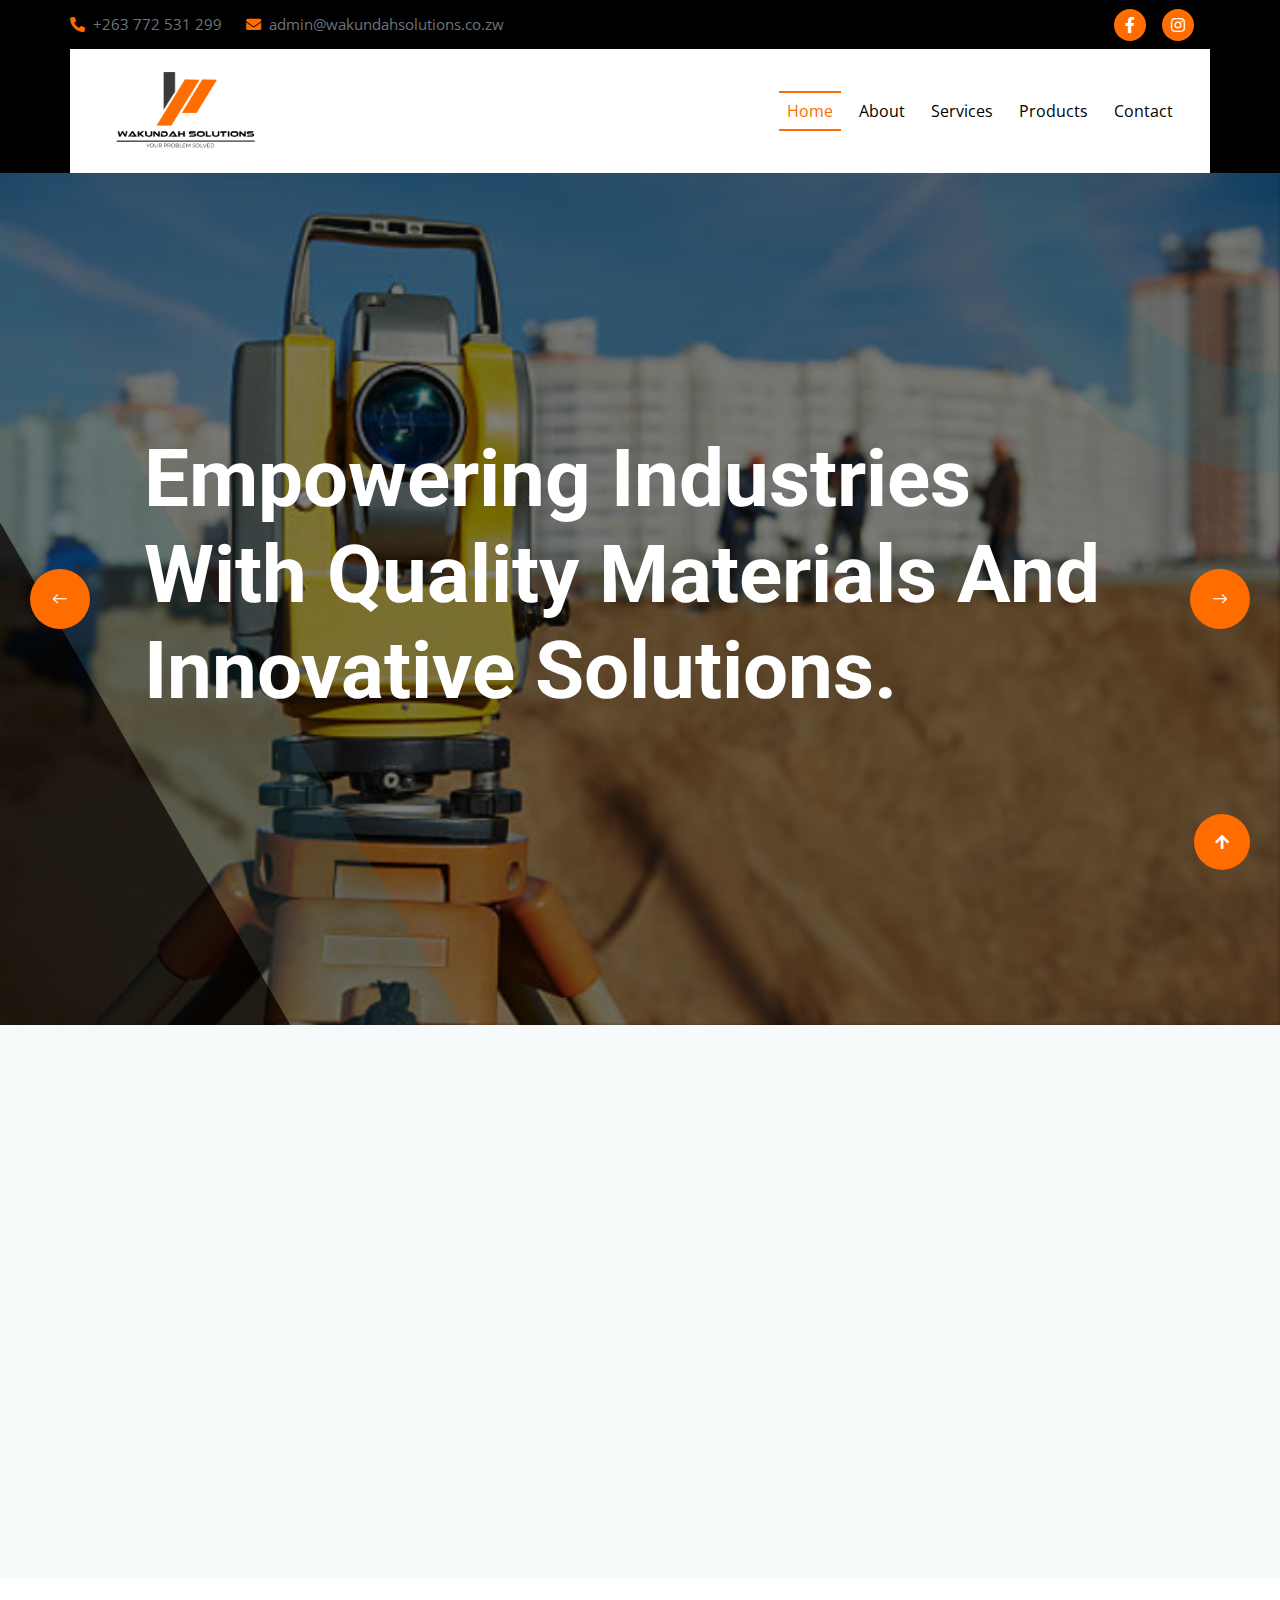
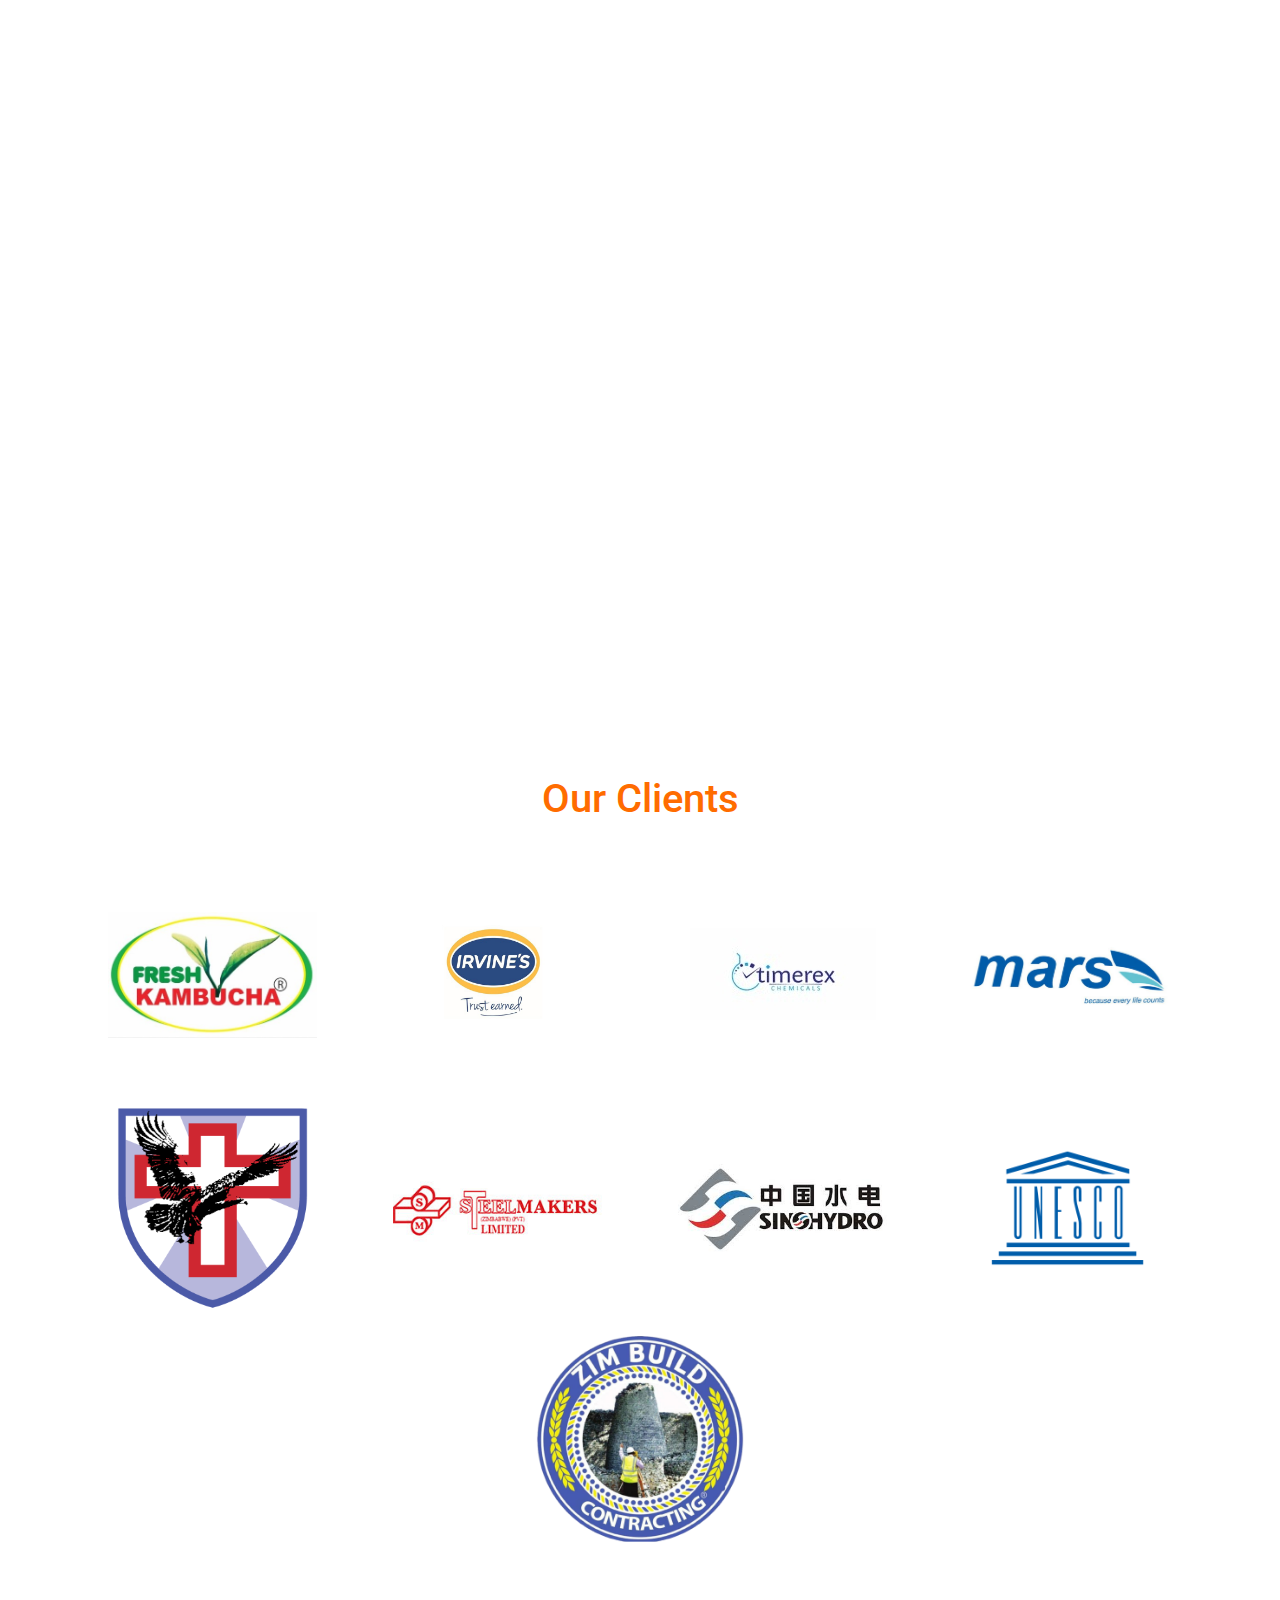
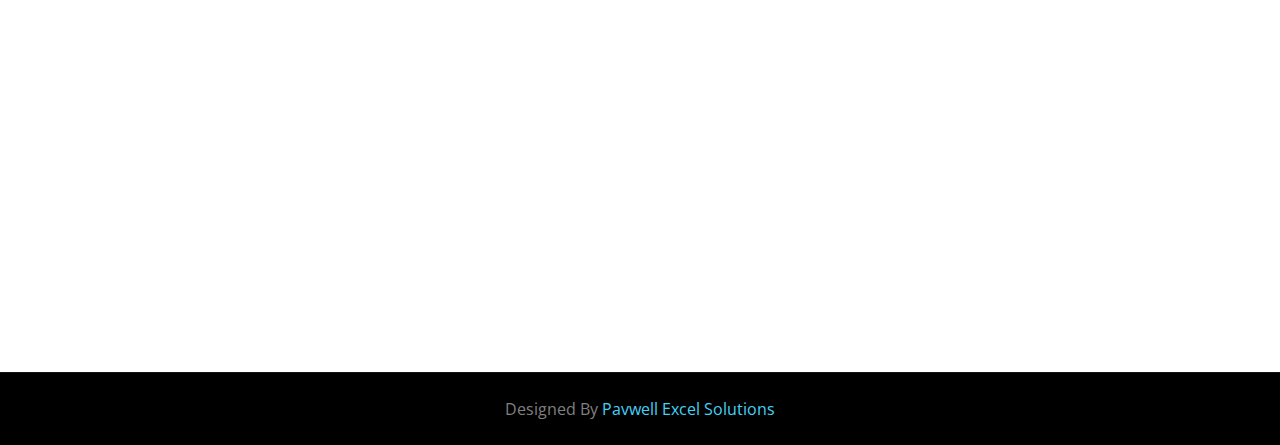
<file: index.html>
<!DOCTYPE html>
<html lang="en">
  <head>
    <meta charset="utf-8" />
    <title>index</title>
    <meta content="width=device-width, initial-scale=1.0" name="viewport" />
    <meta content="" name="keywords" />
    <meta content="" name="description" />

    <!-- Google Web Fonts -->
    <link rel="preconnect" href="https://fonts.googleapis.com" />
    <link rel="preconnect" href="https://fonts.gstatic.com" crossorigin />
    <link
      href="https://fonts.googleapis.com/css2?family=Open+Sans:wght@400;500;600;700&family=Roboto:wght@400;500;700&display=swap"
      rel="stylesheet"
    />

    <!-- Icon Font Stylesheet -->
    <link
      rel="stylesheet"
      href="https://use.fontawesome.com/releases/v5.15.4/css/all.css"
    />
    <link
      href="https://cdn.jsdelivr.net/npm/bootstrap-icons@1.4.1/font/bootstrap-icons.css"
      rel="stylesheet"
    />

    <!-- Libraries Stylesheet -->
    <link
      rel="stylesheet"
      href="https://cdnjs.cloudflare.com/ajax/libs/animate.css/4.1.1/animate.min.css"
    />
    <link href="lib/animate/animate.min.css" rel="stylesheet" />
    <link href="lib/owlcarousel/assets/owl.carousel.min.css" rel="stylesheet" />
    <link href="lib/lightbox/css/lightbox.min.css" rel="stylesheet" />

    <!-- Customized Bootstrap Stylesheet -->
    <link href="css/bootstrap.min.css" rel="stylesheet" />

    <!-- Template Stylesheet -->
    <link href="css/style.css" rel="stylesheet" />

    
  </head>

  <body>
    <!-- Spinner Start -->
    <div
      id="spinner"
      class="show bg-white position-fixed translate-middle w-100 vh-100 top-50 start-50 d-flex align-items-center justify-content-center"
    >
      <div
        class="spinner-border text-primary"
        style="width: 3rem; height: 3rem"
        role="status"
      >
        <span class="sr-only">Loading...</span>
      </div>
    </div>
    <!-- Spinner End -->

    <!-- Topbar Start -->
    <div class="container-fluid topbar px-0 d-none d-lg-block">
      <div class="container px-0">
        <div class="row gx-0 align-items-center" style="height: 45px">
          <div class="col-lg-8 text-center text-lg-start mb-lg-0">
            <div class="d-flex flex-wrap">
              <!-- <a href="#" class="text-muted me-4"
                ><i class="fas fa-map-marker-alt text-primary me-2"></i>16 Bayswater Road, Highlands, Harare</a
              > -->
              <a href="#" class="text-muted me-4"
                ><i class="fas fa-phone-alt text-primary me-2"></i
                >+263 772 531 299</a
              >
              <a href="#" class="text-muted me-0"
                ><i class="fas fa-envelope text-primary me-2"></i
                >admin@wakundahsolutions.co.zw</a
              >
            </div>
          </div>
          <div class="col-lg-4 text-center text-lg-end">
            <div class="d-flex align-items-center justify-content-end">
              <a
                href="https://www.facebook.com/search/top/?q=wakundah%20solutions"
                class="btn btn-primary btn-square rounded-circle nav-fill me-3"
                ><i class="fab fa-facebook-f text-white"></i
              ></a>
              
              <a
                href="https://www.instagram.com/wakundah.solutions/"
                class="btn btn-primary btn-square rounded-circle nav-fill me-3"
                ><i class="fab fa-instagram text-white"></i
              ></a>
              
            </div>
          </div>
        </div>
      </div>
    </div>
    <!-- Topbar End-->

    <!-- Navbar & Hero Start -->
    <div class="container-fluid sticky-top px-0">
      <div
        class="position-absolute bg-red"
        style="left: 0; top: 0; width: 100%; height: 100%"
      ></div>
      <div class="container px-0">
        <nav class="navbar navbar-expand-lg navbar-dark bg-white py-3 px-4">
           <a href="index.html" class="navbar-brand">
            <img src="img/logo.png" style="max-width: 180px; width: auto; height: auto;" alt="Logo" />
        </a>
          <button
            class="navbar-toggler"
            type="button"
            data-bs-toggle="collapse"
            data-bs-target="#navbarCollapse"
          >
            <span class="fa fa-bars"></span>
          </button>
          <div class="collapse navbar-collapse" id="navbarCollapse">
            <div class="navbar-nav ms-auto py-0">
              <a href="index.html" class="nav-item nav-link active">Home</a>
              <a href="about.html" class="nav-item nav-link">About</a>
              <a href="service.html" class="nav-item nav-link">Services</a>
              <a href="products.html" class="nav-item nav-link">Products</a>
              <a href="contact.html" class="nav-item nav-link">Contact</a>
            </div>
            <!-- <div class="d-flex align-items-center flex-nowrap pt-xl-0">
              <button
                class="btn btn-primary btn-md-square mx-2"
                data-bs-toggle="modal"
                data-bs-target="#searchModal"
              >
                <i class="fas fa-search"></i>
              </button>
              <a
                href="#"
                class="btn btn-primary rounded-pill text-white py-2 px-4 ms-2 flex-wrap flex-sm-shrink-0"
                >Start Investa</a
              > -->
            </div>
          </div>
        </nav>
      </div>
    </div>
    <!-- Navbar & Hero End -->

    

    <!-- Carousel Start -->
    <div class="header-carousel owl-carousel">
      <div class="header-carousel-item">
        <div class="header-carousel-item-img-1">
          <img src="img/surveying-instruments.png" class="img-fluid w-100" alt="Image" />
        </div>
        <div class="carousel-caption">
          <div class="carousel-caption-inner text-start p-3">
            <h3
              class="display-1 text-capitalize text-white mb-2 fadeInUp animate__animated"
              data-animation="fadeInUp"
              data-delay="1.3s"
              style="animation-delay: 1.3s"
            >
              Empowering Industries with Quality Materials and Innovative Solutions.
            </h3>
            <p
              class="mb-5 fs-5 fadeInUp animate__animated"
              data-animation="fadeInUp"
              data-delay="1.5s"
              style="animation-delay: 1.5s"
            >
              <!-- Lorem Ipsum is simply dummy text of the printing and typesetting
              industry. Lorem Ipsum has been the industry's standard dummy text
              ever since the 1500s, -->
            </p>
          </div>
        </div>
      </div>
      <div class="header-carousel-item mx-auto">
        <div class="header-carousel-item-img-2">
          <img src="img/solutions-corporater-gprc-solutions-flexible-configuration.jpg" class="img-fluid w-100" alt="Image" />
        </div>
        <div class="carousel-caption">
          <div class="carousel-caption-inner text-center p-3">
            <h3 class="display-1 text-capitalize text-white mb-4">
             Empowering Industries with Quality Materials and Innovative Solutions.
            </h3>
            <p class="mb-5 fs-5">
              We offer a comprehensive range of products, from essential materials like cement and steel
              structures to specialized industrial supplies. Our extensive distribution network ensures
              timely delivery and accessibility across all sectors, including manufacturing, mining, and agriculture.
            </p>
           
          </div>
        </div>
      </div>
      <div class="header-carousel-item">
        <div class="header-carousel-item-img-3">
          <img src="img/industrial.jpg" class="img-fluid w-100" alt="Image" />
        </div>
        <div class="carousel-caption">
          <div class="carousel-caption-inner text-end p-3">
            <h1 class="display-1 text-capitalize text-white mb-4">
              Empowering Industries with Quality Materials and Innovative Solutions.
            </h1>
            
          </div>
        </div>
      </div>
    </div>
    <!-- Carousel End -->

    <!-- About Start -->
    <div class="container-fluid about bg-light py-5">
      <div class="container py-5">
        <div class="row g-5 align-items-center">
          <div class="col-lg-6 col-xl-5 wow fadeInLeft" data-wow-delay="0.1s">
            <div class="about-img">
              <!-- <img
                src="img/about-3.png"
                class="img-fluid w-100 rounded-top bg-white"
                alt="Image"
              /> -->
              <img
                src="img/construction-background-7t8pzcrvkc42exlu.jpg"
                class="img-fluid w-100 rounded-bottom"
                alt="Image"
              />
            </div>
          </div>
          <div class="col-lg-6 col-xl-7 wow fadeInRight" data-wow-delay="0.3s">
            <h1>About Us</h1> <br>
            
            <p class="text ps-4 mb-4">
              Wakundah Solutions is an integrated
              commercial services company specializing
              in industrial materials supply, engineering
              works and business solutions. We supply a
              broad spectrum of materials across the
              manufacturing, mining and agriculture
              sectors whilst offering one stop civil
              engineering services.
            </p><br>
            <div class="row g-4 justify-content-between mb-5">
              <div class="col-lg-6 col-xl-5">
                <p class="text-dark">
                  <i class="fas fa-check-circle text-primary me-1"></i> INDUSTRIAL MATERIALS SUPPLY
                </p>
                <p class="text-dark mb-0">
                  <i class="fas fa-check-circle text-primary me-1"></i>ENGINEERING WORKS
                </p>
              </div>
              <div class="col-lg-6 col-xl-7">
                <p class="text-dark">
                  <i class="fas fa-check-circle text-primary me-1"></i>
                 BUSINESS SOLUTIONS
                </p>
                <p class="text-dark mb-0">
                  <i class="fas fa-check-circle text-primary me-1"></i>
                  FARMING EQUIPMENT 
                </p>
              </div>
            </div>
          </div>
        </div>
      </div>
    </div>
    <!-- About End -->

    <!-- Services Start -->
    <div class="container-fluid service py-5">
      <div class="container py-5">
        <div
          class="text-center mx-auto pb-5 wow fadeInUp"
          data-wow-delay="0.1s"
          style="max-width: 800px"
        >
          <h1 class="display-4">
            OUR SERVICES
          </h1>
        </div>
        <div class="row g-4 justify-content-center text-center">
          <div
            class="col-md-6 col-lg-4 col-xl-3 wow fadeInUp"
            data-wow-delay="0.1s"
          >
            <div class="service-item bg-light rounded">
              <div class="service-img">
                <img
                  src="img/istockphoto-646996026-612x612.jpg"
                  class="img-fluid w-100 rounded-top"
                  alt=""
                />
              </div>
              <div class="service-content text-center p-4">
                <div class="service-content-inner">
                  <a href="#" class="h4 mb-4 d-inline-flex text-start"
                    ><i class="fas fa-industry fa-2x me-2"></i> Industrial Materials Supply</a
                  >
                  <!-- <a class="btn btn-light rounded-pill py-2 px-4" href="#"
                    >Read More</a -->
                  
                </div>
              </div>
            </div>
          </div>
          <div
            class="col-md-6 col-lg-4 col-xl-3 wow fadeInUp"
            data-wow-delay="0.3s"
          >
            <div class="service-item bg-light rounded">
              <div class="service-img">
                <img
                  src="img/engi.jpeg"
                  class="img-fluid w-100 rounded-top"
                  alt=""
                />
              </div>
              <div class="service-content text-center p-4">
                <div class="service-content-inner">
                  <a href="#" class="h4 mb-4 d-inline-flex text-start"
                    ><i class="fas fa-cogs fa-2x me-2"></i>Engineering Works</a
                  >
                  <br> <br>
                </div>
              </div>
            </div>
          </div>
          <div
            class="col-md-6 col-lg-4 col-xl-3 wow fadeInUp"
            data-wow-delay="0.5s"
          >
            <div class="service-item bg-light rounded">
              <div class="service-img">
                <img
                  src="img/about-us_what-we-stand-for_integrity.jpg"
                  class="img-fluid w-100 rounded-top"
                  alt=""
                />
              </div> <br>
              <div class="service-content text-center p-4">
                <div class="service-content-inner">
                  <a href="#" class="h4 mb-4 d-inline-flex text-start"
                    ><i class="fas fa-briefcase fa-2x me-2"></i> Business Solutions</a
                  >
                  <br> <br>
                
                </div>
              </div>
            </div>
          </div>
          <div
            class="col-md-6 col-lg-4 col-xl-3 wow fadeInUp"
            data-wow-delay="0.7s"
          >
            <div class="service-item bg-light rounded">
              <div class="service-img">
                <img
                  src="img/tractors.jpg"
                  class="img-fluid w-100 rounded-top"
                  alt=""
                />
              </div>
              <div class="service-content text-center p-4">
                <div class="service-content-inner">
                  <a href="#" class="h4 mb-4 d-inline-flex text-start"
                    ><i class="fas fa-tractor fa-2x me-2"></i> Farming Equipment</a
                  >
                  <br> <br>
                </div>
              </div>
            </div>
          </div>
          <div class="col-12">
            <a
              class="btn btn-primary rounded-pill py-3 px-5 wow fadeInUp"
              data-wow-delay="0.1s"
              href="service.html"
              >Services More</a
            >
          </div>
        </div>
      </div>
    </div>
    <!-- Services End -->
    
<!-- Our Clients Start -->
<div class="container-fluid py-5 bg-white">
    <div class="container">
        <h2 class="text-center mb-5" style="font-size: 2.5em; color: #ff6c00;">Our Clients</h2>
        <div class="row" style="align-items: center; justify-content: center;">
            <div class="col-6 col-md-3 text-center mb-4" style="animation: bounce 1s infinite; transition: transform 0.3s;">
                <img src="img/kambucha logo.jpeg" alt="Client 1" style="max-width: 80%; height: auto; transition: transform 0.3s;">
            </div>
            <div class="col-6 col-md-3 text-center mb-4" style="animation: bounce 1s infinite; transition: transform 0.3s;">
                <img src="img/irvines.jpg" alt="Client 2" style="max-width: 80%; height: auto; transition: transform 0.3s;">
            </div>
            <div class="col-6 col-md-3 text-center mb-4" style="animation: bounce 1s infinite; transition: transform 0.3s;">
                <img src="img/timerex.jpg" alt="Client 3" style="max-width: 80%; height: auto; transition: transform 0.3s;">
            </div>
            <div class="col-6 col-md-3 text-center mb-4" style="animation: bounce 1s infinite; transition: transform 0.3s;">
                <img src="img/mars logo.jpg" alt="Client 4" style="max-width: 80%; height: auto; transition: transform 0.3s;">
            </div>
            <div class="col-6 col-md-3 text-center mb-4" style="animation: bounce 1s infinite; transition: transform 0.3s;">
                <img src="img/mcc-badge.jpg" alt="Client 5" style="max-width: 80%; height: auto; transition: transform 0.3s;">
            </div>
            <div class="col-6 col-md-3 text-center mb-4" style="animation: bounce 1s infinite; transition: transform 0.3s;">
                <img src="img/SteelmakersZimbabwe1541586421.jpg" alt="Client 6" style="max-width: 80%; height: auto; transition: transform 0.3s;">
            </div>
            <div class="col-6 col-md-3 text-center mb-4" style="animation: bounce 1s infinite; transition: transform 0.3s;">
                <img src="img/images (7).jpeg" alt="Client 7" style="max-width: 80%; height: auto; transition: transform 0.3s;">
            </div>
            <div class="col-6 col-md-3 text-center mb-4" style="animation: bounce 1s infinite; transition: transform 0.3s;">
                <img src="img/UNESCO-Emblem.png" alt="Client 8" style="max-width: 80%; height: auto; transition: transform 0.3s;">
            </div>
            <div class="col-6 col-md-3 text-center mb-4" style="animation: bounce 1s infinite; transition: transform 0.3s;">
                <img src="img/zimbuild.png" alt="Client 8" style="max-width: 80%; height: auto; transition: transform 0.3s;">
            </div>
        </div>
    </div>
</div>

<style>
    @keyframes bounce {
        0%, 100% {
            transform: translateY(0);
        }
        50% {
            transform: translateY(-10px);
        }
    }

    /* Hover effect */
    .text-center img:hover {
        transform: scale(1.1);
    }
</style>
<!-- Our Clients End -->


    <!-- Footer Start -->
<div class="container-fluid footer py-5 wow fadeIn" data-wow-delay="0.2s" style="display: flex; flex-wrap: wrap; justify-content: space-between; padding: 20px;">
  <div class="footer-item" style="flex: 1; min-width: 250px; padding: 0 20px; box-sizing: border-box;">
    <h4 class="text-white mb-4">WAKUNDAH SOLUTIONS</h4>
    <p class="mb-3">
      We offer service excellence, high quality products and solutions that guarantee our clients carry out their tasks on time and on budget.
    </p>
  </div>
  <div class="footer-item" style="flex: 1; min-width: 250px; padding: 0 20px; box-sizing: border-box;">
    <h4 class="text-white mb-4">Explore</h4>
    <a href="index.html"><i class="fas fa-angle-right me-2"></i> Home</a><br>
    <a href="service.html"><i class="fas fa-angle-right me-2"></i> Services</a><br>
    <a href="about.html"><i class="fas fa-angle-right me-2"></i> About Us</a><br>
    <a href="products.html"><i class="fas fa-angle-right me-2"></i> Products</a><br>
    <a href="contact.html"><i class="fas fa-angle-right me-2"></i> Contact Us</a>
  </div>
  <div class="footer-item" style="flex: 1; min-width: 250px; padding: 0 20px; box-sizing: border-box;">
    <h4 class="text-white mb-4">Contact Info</h4>
        <!-- <a href="#"
          ><i class="fa fa-map-marker-alt me-2"></i> 16 Bayswater Road,
          Highlands, Harare</a
        ><br /> -->
        <a href="#" style="font-size: 14px"
          ><i class="fas fa-envelope me-2"></i>
          takundah@wakundahsolutions.co.zw
          <span>admin@wakundahsolutions.co.zw</span>
          <span>businessdevelopment@wakundahsolutions.co.zw</span></a
        ><br />
        <a href="#"><i class="fas fa-phone me-2"></i> +263 772 531 299</a><br />
        <a href="#" class="mb-3"
          ><i class="fab fa-whatsapp"></i> +263 715 011 468</a
        >
      </div>
  <div class="footer-item" style="flex: 1; min-width: 250px; padding: 0 20px; box-sizing: border-box;">
    <h4 class="text-white mb-4">What we Offer</h4>
    <p class="text-uppercase text-primary mb-2">Industrial Material Supply</p>
    <p class="text-uppercase text-primary mb-2">Engineering Works</p>
    <p class="text-uppercase text-primary mb-2">Business Solutions</p>
  </div>
</div>
<!-- Footer End -->

    <!-- Copyright Start -->
    <div class="container-fluid copyright py-4">
      <div class="container">
        <div class="row g-8 align-items-center">
          <div class="text-center  text-body">
            Designed By
             <a href="https://pavwellexcelsolutions.co.zw/" style="text-align: center;">Pavwell Excel Solutions</a>
          </div>
        </div>
      </div>
    </div>
    <!-- Copyright End -->

    <!-- Back to Top -->
    <a href="#" class="btn btn-primary btn-lg-square back-to-top"
      ><i class="fa fa-arrow-up"></i
    ></a>

    <!-- JavaScript Libraries -->
    <script src="https://ajax.googleapis.com/ajax/libs/jquery/3.6.4/jquery.min.js"></script>
    <script src="https://cdn.jsdelivr.net/npm/bootstrap@5.0.0/dist/js/bootstrap.bundle.min.js"></script>
    <script src="lib/wow/wow.min.js"></script>
    <script src="lib/easing/easing.min.js"></script>
    <script src="lib/waypoints/waypoints.min.js"></script>
    <script src="lib/counterup/counterup.min.js"></script>
    <script src="lib/owlcarousel/owl.carousel.min.js"></script>
    <script src="lib/lightbox/js/lightbox.min.js"></script>

    <!-- Template Javascript -->
    <script src="js/main.js"></script>
  </body>
</html>
</file>
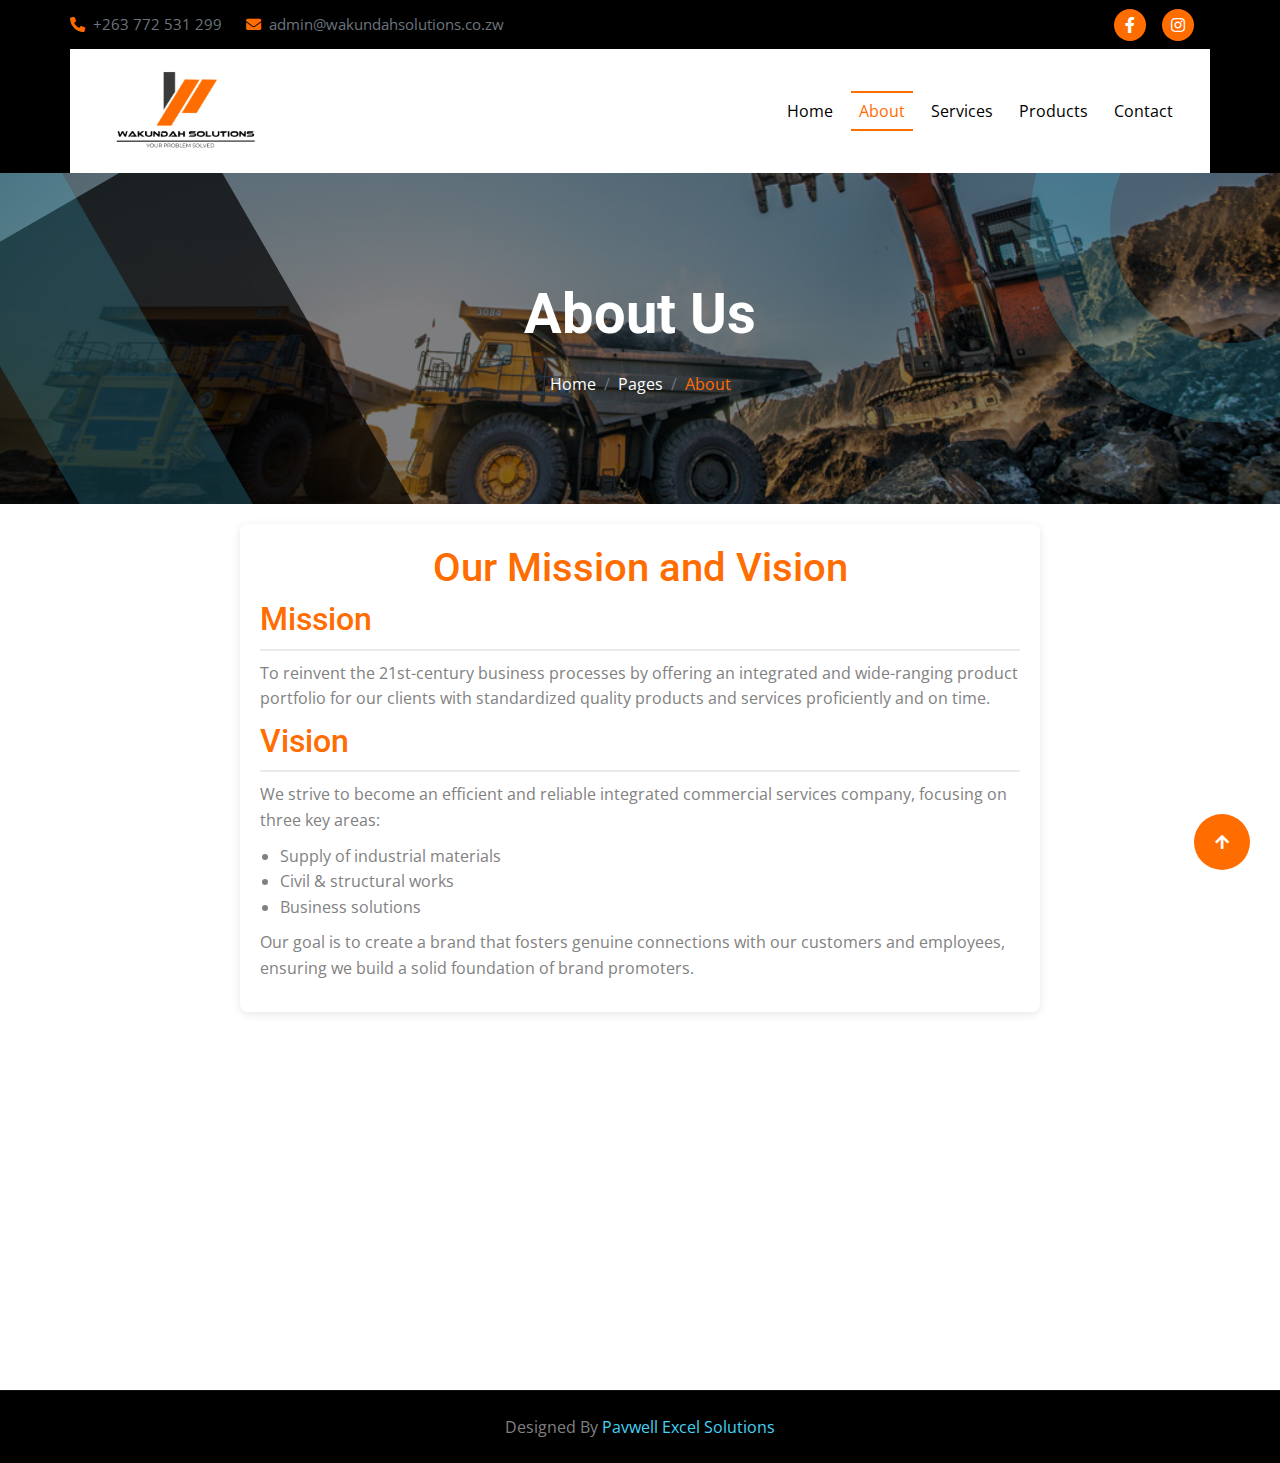
<file: about.html>
<!DOCTYPE html>
<html lang="en">

    <head>
        <meta charset="utf-8">
        <title>Investa - Investment Website Template</title>
        <meta content="width=device-width, initial-scale=1.0" name="viewport">
        <meta content="" name="keywords">
        <meta content="" name="description">

        <!-- Google Web Fonts -->
        <link rel="preconnect" href="https://fonts.googleapis.com">
        <link rel="preconnect" href="https://fonts.gstatic.com" crossorigin>
        <link href="https://fonts.googleapis.com/css2?family=Open+Sans:wght@400;500;600;700&family=Roboto:wght@400;500;700&display=swap" rel="stylesheet"> 

        <!-- Icon Font Stylesheet -->
        <link rel="stylesheet" href="https://use.fontawesome.com/releases/v5.15.4/css/all.css"/>
        <link href="https://cdn.jsdelivr.net/npm/bootstrap-icons@1.4.1/font/bootstrap-icons.css" rel="stylesheet">

        <!-- Libraries Stylesheet -->
        <link rel="stylesheet" href="https://cdnjs.cloudflare.com/ajax/libs/animate.css/4.1.1/animate.min.css"/>
        <link href="lib/animate/animate.min.css" rel="stylesheet">
        <link href="lib/owlcarousel/assets/owl.carousel.min.css" rel="stylesheet">
        <link href="lib/lightbox/css/lightbox.min.css" rel="stylesheet">


        <!-- Customized Bootstrap Stylesheet -->
        <link href="css/bootstrap.min.css" rel="stylesheet">

        <!-- Template Stylesheet -->
        <link href="css/style.css" rel="stylesheet">
    </head>

    <body>

        <!-- Spinner Start -->
        <div id="spinner" class="show bg-white position-fixed translate-middle w-100 vh-100 top-50 start-50 d-flex align-items-center justify-content-center">
            <div class="spinner-border text-primary" style="width: 3rem; height: 3rem;" role="status">
                <span class="sr-only">Loading...</span>
            </div>
        </div>
        <!-- Spinner End -->


        <!-- Topbar Start -->
    <div class="container-fluid topbar px-0 d-none d-lg-block">
      <div class="container px-0">
        <div class="row gx-0 align-items-center" style="height: 45px">
          <div class="col-lg-8 text-center text-lg-start mb-lg-0">
            <div class="d-flex flex-wrap">
              <!-- <a href="#" class="text-muted me-4"
                ><i class="fas fa-map-marker-alt text-primary me-2"></i>16 Bayswater Road, Highlands, Harare</a
              > -->
              <a href="#" class="text-muted me-4"
                ><i class="fas fa-phone-alt text-primary me-2"></i
                >+263 772 531 299</a
              >
              <a href="#" class="text-muted me-0"
                ><i class="fas fa-envelope text-primary me-2"></i
                >admin@wakundahsolutions.co.zw</a
              >
            </div>
          </div>
          <div class="col-lg-4 text-center text-lg-end">
            <div class="d-flex align-items-center justify-content-end">
              <a
                href="https://www.facebook.com/search/top/?q=wakundah%20solutions"
                class="btn btn-primary btn-square rounded-circle nav-fill me-3"
                ><i class="fab fa-facebook-f text-white"></i
              ></a>
              
              <a
                href="https://www.instagram.com/wakundah.solutions/"
                class="btn btn-primary btn-square rounded-circle nav-fill me-3"
                ><i class="fab fa-instagram text-white"></i
              ></a>
              
            </div>
          </div>
        </div>
      </div>
    </div>
    <!-- Topbar End-->

    <!-- Navbar & Hero Start -->
    <div class="container-fluid sticky-top px-0">
      <div
        class="position-absolute "
        style="left: 0; top: 0; width: 100%; height: 100%"
      ></div>
      <div class="container px-0">
        <nav class="navbar navbar-expand-lg navbar-dark bg-white py-3 px-4">
           <a href="index.html" class="navbar-brand">
            <img src="img/logo.png" style="max-width: 180px; width: auto; height: auto;" alt="Logo" />
        </a>
          <button
            class="navbar-toggler"
            type="button"
            data-bs-toggle="collapse"
            data-bs-target="#navbarCollapse"
          >
            <span class="fa fa-bars"></span>
          </button>
          <div class="collapse navbar-collapse" id="navbarCollapse">
            <div class="navbar-nav ms-auto py-0">
              <a href="index.html" class="nav-item nav-link">Home</a>
              <a href="about.html" class="nav-item nav-link active">About</a>
              <a href="service.html" class="nav-item nav-link">Services</a>
              <a href="products.html" class="nav-item nav-link">Products</a>
              <a href="contact.html" class="nav-item nav-link">Contact</a>
            </div>
            <!-- <div class="d-flex align-items-center flex-nowrap pt-xl-0">
              <button
                class="btn btn-primary btn-md-square mx-2"
                data-bs-toggle="modal"
                data-bs-target="#searchModal"
              >
                <i class="fas fa-search"></i>
              </button>
              <a
                href="#"
                class="btn btn-primary rounded-pill text-white py-2 px-4 ms-2 flex-wrap flex-sm-shrink-0"
                >Start Investa</a
              > -->
            </div>
          </div>
        </nav>
      </div>
    </div>
    <!-- Navbar & Hero End -->


        <!-- Header Start -->
        <div class="container-fluid bg-breadcrumb">
            <div class="bg-breadcrumb-single"></div>
            <div class="container text-center py-5" style="max-width: 900px;">
                <h4 class="text-white display-4 mb-4 wow fadeInDown" data-wow-delay="0.1s">About Us</h4>
                <ol class="breadcrumb justify-content-center mb-0 wow fadeInDown" data-wow-delay="0.3s">
                    <li class="breadcrumb-item"><a href="index.html">Home</a></li>
                    <li class="breadcrumb-item"><a href="#">Pages</a></li>
                    <li class="breadcrumb-item active text-primary">About</li>
                </ol>    
            </div>
        </div>
        <!-- Header End -->

        <!-- About Start -->
        <div style="max-width: 800px; margin: 20px auto; padding: 20px; background: white; border-radius: 8px; box-shadow: 0 2px 10px rgba(0, 0, 0, 0.1);">
    <h1 style="text-align: center; color: #ff6c00;">Our Mission and Vision</h1>
    
    <h2 style="color: #ff6c00; border-bottom: 2px solid #eaeaea; padding-bottom: 10px;">Mission</h2>
    <p style="line-height: 1.6; margin: 10px 0;">
        To reinvent the 21st-century business processes by offering an integrated and wide-ranging product portfolio for our clients with standardized quality products and services proficiently and on time.
    </p>
    
    <h2 style="color: #ff6c00; border-bottom: 2px solid #eaeaea; padding-bottom: 10px;">Vision</h2>
    <p style="line-height: 1.6; margin: 10px 0;">
        We strive to become an efficient and reliable integrated commercial services company, focusing on three key areas:
    </p>
    <ul style="line-height: 1.6; margin: 10px 0; padding-left: 20px;">
        <li>Supply of industrial materials</li>
        <li>Civil & structural works</li>
        <li>Business solutions</li>
    </ul>
    <p style="line-height: 1.6; margin: 10px 0;">
        Our goal is to create a brand that fosters genuine connections with our customers and employees, ensuring we build a solid foundation of brand promoters.
    </p>
</div>

 <!-- Footer Start -->
<div class="container-fluid footer py-5 wow fadeIn" data-wow-delay="0.2s" style="display: flex; flex-wrap: wrap; justify-content: space-between; padding: 20px;">
  <div class="footer-item" style="flex: 1; min-width: 250px; padding: 0 20px; box-sizing: border-box;">
    <h4 class="text-white mb-4">WAKUNDAH SOLUTIONS</h4>
    <p class="mb-3">
      We offer service excellence, high quality products and solutions that guarantee our clients carry out their tasks on time and on budget.
    </p>
  </div>
  <div class="footer-item" style="flex: 1; min-width: 250px; padding: 0 20px; box-sizing: border-box;">
    <h4 class="text-white mb-4">Explore</h4>
    <a href="index.html"><i class="fas fa-angle-right me-2"></i> Home</a><br>
    <a href="service.html"><i class="fas fa-angle-right me-2"></i> Services</a><br>
    <a href="about.html"><i class="fas fa-angle-right me-2"></i> About Us</a><br>
    <a href="products.html"><i class="fas fa-angle-right me-2"></i> Products</a><br>
    <a href="contact.html"><i class="fas fa-angle-right me-2"></i> Contact Us</a>
  </div>
  <div class="footer-item" style="flex: 1; min-width: 250px; padding: 0 20px; box-sizing: border-box;">
    <h4 class="text-white mb-4">Contact Info</h4>
        <!-- <a href="#"
          ><i class="fa fa-map-marker-alt me-2"></i> 16 Bayswater Road,
          Highlands, Harare</a
        ><br /> -->
        <a href="#" style="font-size: 14px"
          ><i class="fas fa-envelope me-2"></i>
          takundah@wakundahsolutions.co.zw
          <span>admin@wakundahsolutions.co.zw</span>
          <span>businessdevelopment@wakundahsolutions.co.zw</span></a
        ><br />
        <a href="#"><i class="fas fa-phone me-2"></i> +263 772 531 299</a><br />
        <a href="#" class="mb-3"
          ><i class="fab fa-whatsapp"></i> +263 715 011 468</a
        >
      </div>
  <div class="footer-item" style="flex: 1; min-width: 250px; padding: 0 20px; box-sizing: border-box;">
    <h4 class="text-white mb-4">What we Offer</h4>
    <p class="text-uppercase text-primary mb-2">Industrial Material Supply</p>
    <p class="text-uppercase text-primary mb-2">Engineering Works</p>
    <p class="text-uppercase text-primary mb-2">Business Solutions</p>
  </div>
</div>
<!-- Footer End -->

    <!-- Copyright Start -->
    <div class="container-fluid copyright py-4">
      <div class="container">
        <div class="row g-8 align-items-center">
          <div class="text-center  text-body">
            Designed By
             <a href="https://pavwellexcelsolutions.co.zw/" style="text-align: center;">Pavwell Excel Solutions</a>
          </div>
        </div>
      </div>
    </div>
    <!-- Copyright End -->


        <!-- Back to Top -->
        <a href="#" class="btn btn-primary btn-lg-square back-to-top"><i class="fa fa-arrow-up"></i></a>   

        
    <!-- JavaScript Libraries -->
    <script src="https://ajax.googleapis.com/ajax/libs/jquery/3.6.4/jquery.min.js"></script>
    <script src="https://cdn.jsdelivr.net/npm/bootstrap@5.0.0/dist/js/bootstrap.bundle.min.js"></script>
    <script src="lib/wow/wow.min.js"></script>
    <script src="lib/easing/easing.min.js"></script>
    <script src="lib/waypoints/waypoints.min.js"></script>
    <script src="lib/counterup/counterup.min.js"></script>
    <script src="lib/owlcarousel/owl.carousel.min.js"></script>
    <script src="lib/lightbox/js/lightbox.min.js"></script>
    

    <!-- Template Javascript -->
    <script src="js/main.js"></script>
    </body>

</html>
</file>
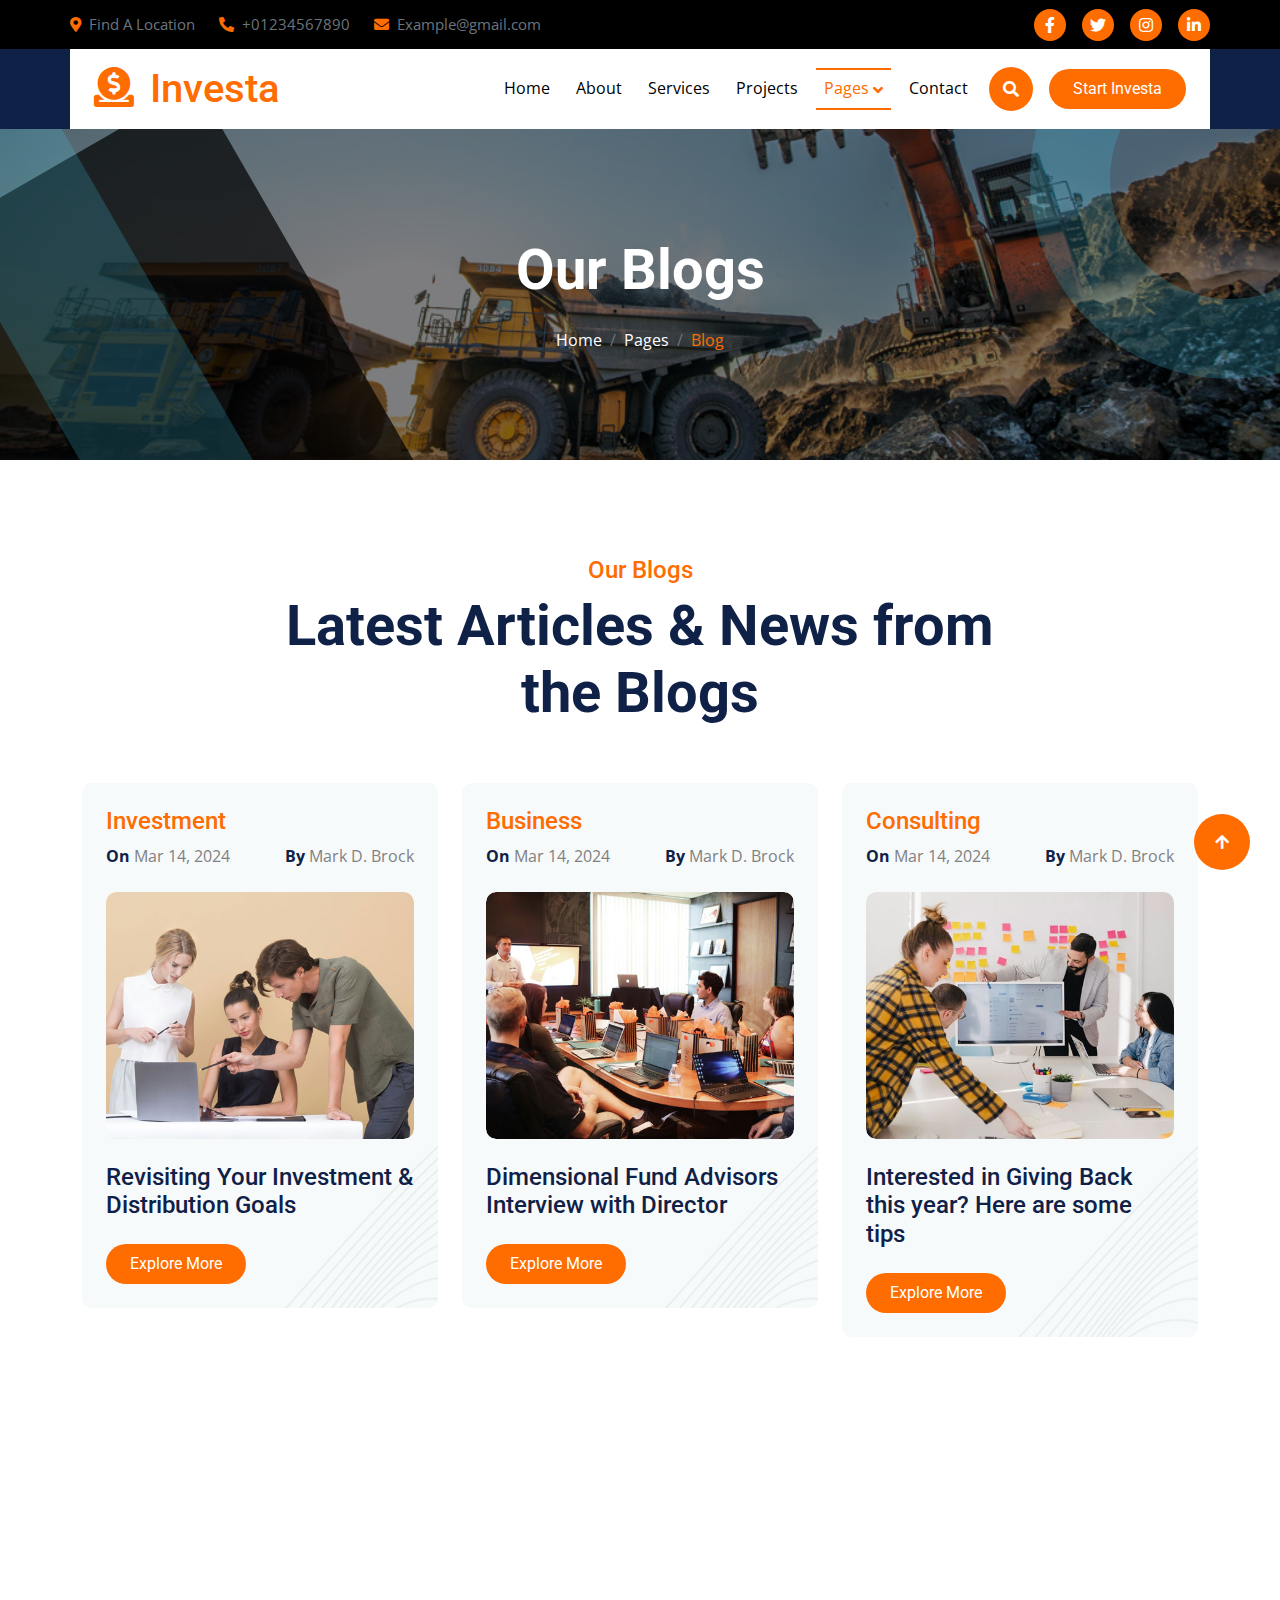
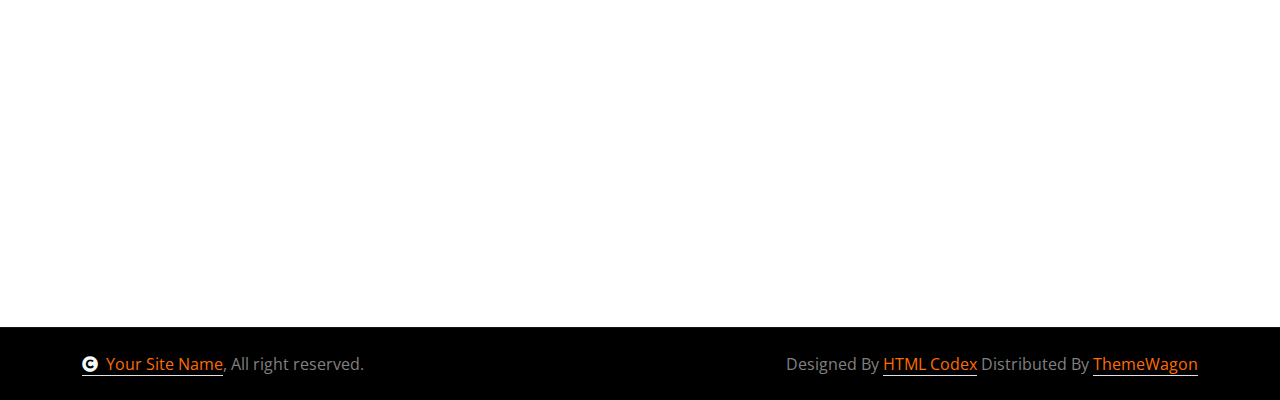
<file: blog.html>
<!DOCTYPE html>
<html lang="en">

    <head>
        <meta charset="utf-8">
        <title>Investa - Investment Website Template</title>
        <meta content="width=device-width, initial-scale=1.0" name="viewport">
        <meta content="" name="keywords">
        <meta content="" name="description">

        <!-- Google Web Fonts -->
        <link rel="preconnect" href="https://fonts.googleapis.com">
        <link rel="preconnect" href="https://fonts.gstatic.com" crossorigin>
        <link href="https://fonts.googleapis.com/css2?family=Open+Sans:wght@400;500;600;700&family=Roboto:wght@400;500;700&display=swap" rel="stylesheet"> 

        <!-- Icon Font Stylesheet -->
        <link rel="stylesheet" href="https://use.fontawesome.com/releases/v5.15.4/css/all.css"/>
        <link href="https://cdn.jsdelivr.net/npm/bootstrap-icons@1.4.1/font/bootstrap-icons.css" rel="stylesheet">

        <!-- Libraries Stylesheet -->
        <link rel="stylesheet" href="https://cdnjs.cloudflare.com/ajax/libs/animate.css/4.1.1/animate.min.css"/>
        <link href="lib/animate/animate.min.css" rel="stylesheet">
        <link href="lib/owlcarousel/assets/owl.carousel.min.css" rel="stylesheet">
        <link href="lib/lightbox/css/lightbox.min.css" rel="stylesheet">


        <!-- Customized Bootstrap Stylesheet -->
        <link href="css/bootstrap.min.css" rel="stylesheet">

        <!-- Template Stylesheet -->
        <link href="css/style.css" rel="stylesheet">
    </head>

    <body>

        <!-- Spinner Start -->
        <div id="spinner" class="show bg-white position-fixed translate-middle w-100 vh-100 top-50 start-50 d-flex align-items-center justify-content-center">
            <div class="spinner-border text-primary" style="width: 3rem; height: 3rem;" role="status">
                <span class="sr-only">Loading...</span>
            </div>
        </div>
        <!-- Spinner End -->


        <!-- Topbar Start -->
        <div class="container-fluid topbar px-0 d-none d-lg-block">
            <div class="container px-0">
                <div class="row gx-0 align-items-center" style="height: 45px;">
                    <div class="col-lg-8 text-center text-lg-start mb-lg-0">
                        <div class="d-flex flex-wrap">
                            <a href="#" class="text-muted me-4"><i class="fas fa-map-marker-alt text-primary me-2"></i>Find A Location</a>
                            <a href="#" class="text-muted me-4"><i class="fas fa-phone-alt text-primary me-2"></i>+01234567890</a>
                            <a href="#" class="text-muted me-0"><i class="fas fa-envelope text-primary me-2"></i>Example@gmail.com</a>
                        </div>
                    </div>
                    <div class="col-lg-4 text-center text-lg-end">
                        <div class="d-flex align-items-center justify-content-end">
                            <a href="#" class="btn btn-primary btn-square rounded-circle nav-fill me-3"><i class="fab fa-facebook-f text-white"></i></a>
                            <a href="#" class="btn btn-primary btn-square rounded-circle nav-fill me-3"><i class="fab fa-twitter text-white"></i></a>
                            <a href="#" class="btn btn-primary btn-square rounded-circle nav-fill me-3"><i class="fab fa-instagram text-white"></i></a>
                            <a href="#" class="btn btn-primary btn-square rounded-circle nav-fill me-0"><i class="fab fa-linkedin-in text-white"></i></a>
                        </div>
                    </div>
                </div>
            </div>
        </div>
        <!-- Topbar End -->


        <!-- Navbar & Hero Start -->
        <div class="container-fluid sticky-top px-0">
            <div class="position-absolute bg-dark" style="left: 0; top: 0; width: 100%; height: 100%;">
            </div>
            <div class="container px-0">
                <nav class="navbar navbar-expand-lg navbar-dark bg-white py-3 px-4">
                    <a href="index.html" class="navbar-brand p-0">
                        <h1 class="text-primary m-0"><i class="fas fa-donate me-3"></i>Investa</h1>
                        <!-- <img src="img/logo.png" alt="Logo"> -->
                    </a>
                    <button class="navbar-toggler" type="button" data-bs-toggle="collapse" data-bs-target="#navbarCollapse">
                        <span class="fa fa-bars"></span>
                    </button>
                    <div class="collapse navbar-collapse" id="navbarCollapse">
                        <div class="navbar-nav ms-auto py-0">
                            <a href="index.html" class="nav-item nav-link">Home</a>
                            <a href="about.html" class="nav-item nav-link">About</a>
                            <a href="service.html" class="nav-item nav-link">Services</a>
                            <a href="project.html" class="nav-item nav-link">Projects</a>
                            <div class="nav-item dropdown active">
                                <a href="#" class="nav-link dropdown-toggle active" data-bs-toggle="dropdown">Pages</a>
                                <div class="dropdown-menu m-0">
                                    <a href="blog.html" class="dropdown-item active">Our Blog</a>
                                    <a href="team.html" class="dropdown-item">Our Team</a>
                                    <a href="testimonial.html" class="dropdown-item">Testimonial</a>
                                    <a href="faqs.html" class="dropdown-item">FAQs</a>
                                    <a href="404.html" class="dropdown-item">404 Page</a>
                                </div>
                            </div>
                            <a href="contact.html" class="nav-item nav-link">Contact</a>
                        </div>
                        <div class="d-flex align-items-center flex-nowrap pt-xl-0">
                            <button class="btn btn-primary btn-md-square mx-2" data-bs-toggle="modal" data-bs-target="#searchModal"><i class="fas fa-search"></i></button>
                            <a href="#" class="btn btn-primary rounded-pill text-white py-2 px-4 ms-2 flex-wrap flex-sm-shrink-0">Start Investa</a>
                        </div>
                    </div>
                </nav>
            </div>
        </div>
        <!-- Navbar & Hero End -->

        <!-- Modal Search Start -->
        <div class="modal fade" id="searchModal" tabindex="-1" aria-labelledby="exampleModalLabel" aria-hidden="true">
            <div class="modal-dialog modal-fullscreen">
                <div class="modal-content rounded-0">
                    <div class="modal-header">
                        <h4 class="modal-title mb-0" id="exampleModalLabel">Search by keyword</h4>
                        <button type="button" class="btn-close" data-bs-dismiss="modal" aria-label="Close"></button>
                    </div>
                    <div class="modal-body d-flex align-items-center">
                        <div class="input-group w-75 mx-auto d-flex">
                            <input type="search" class="form-control p-3" placeholder="keywords" aria-describedby="search-icon-1">
                            <span id="search-icon-1" class="input-group-text p-3"><i class="fa fa-search"></i></span>
                        </div>
                    </div>
                </div>
            </div>
        </div>
        <!-- Modal Search End -->

        <!-- Header Start -->
        <div class="container-fluid bg-breadcrumb">
            <div class="bg-breadcrumb-single"></div>
            <div class="container text-center py-5" style="max-width: 900px;">
                <h4 class="text-white display-4 mb-4 wow fadeInDown" data-wow-delay="0.1s">Our Blogs</h4>
                <ol class="breadcrumb justify-content-center mb-0 wow fadeInDown" data-wow-delay="0.3s">
                    <li class="breadcrumb-item"><a href="index.html">Home</a></li>
                    <li class="breadcrumb-item"><a href="#">Pages</a></li>
                    <li class="breadcrumb-item active text-primary">Blog</li>
                </ol>    
            </div>
        </div>
        <!-- Header End -->

        <!-- Blog Start -->
        <div class="container-fluid blog py-5">
            <div class="container py-5">
                <div class="text-center mx-auto pb-5 wow fadeInUp" data-wow-delay="0.1s" style="max-width: 800px;">
                    <h4 class="text-primary">Our Blogs</h4>
                    <h1 class="display-4">Latest Articles & News from the Blogs</h1>
                </div>
                <div class="row g-4 justify-content-center">
                    <div class="col-md-6 col-lg-6 col-xl-4 wow fadeInUp" data-wow-delay="0.1s">
                        <div class="blog-item bg-light rounded p-4" style="background-image: url(img/bg.png);">
                            <div class="mb-4">
                                <h4 class="text-primary mb-2">Investment</h4>
                                <div class="d-flex justify-content-between">
                                    <p class="mb-0"><span class="text-dark fw-bold">On</span> Mar 14, 2024</p>
                                    <p class="mb-0"><span class="text-dark fw-bold">By</span> Mark D. Brock</p>
                                </div>
                            </div>
                            <div class="project-img">
                                <img src="img/blog-1.jpg" class="img-fluid w-100 rounded" alt="Image">
                                <div class="blog-plus-icon">
                                    <a href="img/blog-1.jpg" data-lightbox="blog-1" class="btn btn-primary btn-md-square rounded-pill"><i class="fas fa-plus fa-1x"></i></a>
                                </div>
                            </div>
                            <div class="my-4">
                                <a href="#" class="h4">Revisiting Your Investment & Distribution Goals</a>
                            </div>
                            <a class="btn btn-primary rounded-pill py-2 px-4" href="#">Explore More</a>
                        </div>
                    </div>
                    <div class="col-md-6 col-lg-6 col-xl-4 wow fadeInUp" data-wow-delay="0.3s">
                        <div class="blog-item bg-light rounded p-4" style="background-image: url(img/bg.png);">
                            <div class="mb-4">
                                <h4 class="text-primary mb-2">Business</h4>
                                <div class="d-flex justify-content-between">
                                    <p class="mb-0"><span class="text-dark fw-bold">On</span> Mar 14, 2024</p>
                                    <p class="mb-0"><span class="text-dark fw-bold">By</span> Mark D. Brock</p>
                                </div>
                            </div>
                            <div class="project-img">
                                <img src="img/blog-2.jpg" class="img-fluid w-100 rounded" alt="Image">
                                <div class="blog-plus-icon">
                                    <a href="img/blog-2.jpg" data-lightbox="blog-2" class="btn btn-primary btn-md-square rounded-pill"><i class="fas fa-plus fa-1x"></i></a>
                                </div>
                            </div>
                            <div class="my-4">
                                <a href="#" class="h4">Dimensional Fund Advisors Interview with Director</a>
                            </div>
                            <a class="btn btn-primary rounded-pill py-2 px-4" href="#">Explore More</a>
                        </div>
                    </div>
                    <div class="col-md-6 col-lg-6 col-xl-4 wow fadeInUp" data-wow-delay="0.5s">
                        <div class="blog-item bg-light rounded p-4" style="background-image: url(img/bg.png);">
                            <div class="mb-4">
                                <h4 class="text-primary mb-2">Consulting</h4>
                                <div class="d-flex justify-content-between">
                                    <p class="mb-0"><span class="text-dark fw-bold">On</span> Mar 14, 2024</p>
                                    <p class="mb-0"><span class="text-dark fw-bold">By</span> Mark D. Brock</p>
                                </div>
                            </div>
                            <div class="project-img">
                                <img src="img/blog-3.jpg" class="img-fluid w-100 rounded" alt="Image">
                                <div class="blog-plus-icon">
                                    <a href="img/blog-3.jpg" data-lightbox="blog-3" class="btn btn-primary btn-md-square rounded-pill"><i class="fas fa-plus fa-1x"></i></a>
                                </div>
                            </div>
                            <div class="my-4">
                                <a href="#" class="h4">Interested in Giving Back this year? Here are some tips</a>
                            </div>
                            <a class="btn btn-primary rounded-pill py-2 px-4" href="#">Explore More</a>
                        </div>
                    </div>
                </div>
            </div>
        </div>
        <!-- Blog End -->

        <!-- Footer Start -->
        <div class="container-fluid footer py-5 wow fadeIn" data-wow-delay="0.2s">
            <div class="container py-5">
                <div class="row g-5">
                    <div class="col-md-6 col-lg-6 col-xl-3">
                        <div class="footer-item d-flex flex-column">
                            <div class="footer-item">
                                <h4 class="text-white mb-4">Newsletter</h4>
                                <p class="mb-3">Dolor amet sit justo amet elitr clita ipsum elitr est.Lorem ipsum dolor sit amet, consectetur adipiscing elit consectetur adipiscing elit.</p>
                                <div class="position-relative mx-auto rounded-pill">
                                    <input class="form-control rounded-pill w-100 py-3 ps-4 pe-5" type="text" placeholder="Enter your email">
                                    <button type="button" class="btn btn-primary rounded-pill position-absolute top-0 end-0 py-2 mt-2 me-2">SignUp</button>
                                </div>
                            </div>
                        </div>
                    </div>
                    <div class="col-md-6 col-lg-6 col-xl-3">
                        <div class="footer-item d-flex flex-column">
                            <h4 class="text-white mb-4">Explore</h4>
                            <a href="#"><i class="fas fa-angle-right me-2"></i> Home</a>
                            <a href="#"><i class="fas fa-angle-right me-2"></i> Services</a>
                            <a href="#"><i class="fas fa-angle-right me-2"></i> About Us</a>
                            <a href="#"><i class="fas fa-angle-right me-2"></i> Latest Projects</a>
                            <a href="#"><i class="fas fa-angle-right me-2"></i> testimonial</a>
                            <a href="#"><i class="fas fa-angle-right me-2"></i> Our Team</a>
                            <a href="#"><i class="fas fa-angle-right me-2"></i> Contact Us</a>
                        </div>
                    </div>
                    <div class="col-md-6 col-lg-6 col-xl-3">
                        <div class="footer-item d-flex flex-column">
                            <h4 class="text-white mb-4">Contact Info</h4>
                            <a href=""><i class="fa fa-map-marker-alt me-2"></i> 123 Street, New York, USA</a>
                            <a href=""><i class="fas fa-envelope me-2"></i> info@example.com</a>
                            <a href=""><i class="fas fa-envelope me-2"></i> info@example.com</a>
                            <a href=""><i class="fas fa-phone me-2"></i> +012 345 67890</a>
                            <a href="" class="mb-3"><i class="fas fa-print me-2"></i> +012 345 67890</a>
                            <div class="d-flex align-items-center">
                                <a class="btn btn-light btn-md-square me-2" href=""><i class="fab fa-facebook-f"></i></a>
                                <a class="btn btn-light btn-md-square me-2" href=""><i class="fab fa-twitter"></i></a>
                                <a class="btn btn-light btn-md-square me-2" href=""><i class="fab fa-instagram"></i></a>
                                <a class="btn btn-light btn-md-square me-0" href=""><i class="fab fa-linkedin-in"></i></a>
                            </div>
                        </div>
                    </div>
                    <div class="col-md-6 col-lg-6 col-xl-3">
                        <div class="footer-item-post d-flex flex-column">
                            <h4 class="text-white mb-4">Popular Post</h4>
                            <div class="d-flex flex-column mb-3">
                                <p class="text-uppercase text-primary mb-2">Investment</p>
                                <a href="#" class="text-body">Revisiting Your Investment & Distribution Goals</a>
                            </div>
                            <div class="d-flex flex-column mb-3">
                                <p class="text-uppercase text-primary mb-2">Business</p>
                                <a href="#" class="text-body">Dimensional Fund Advisors Interview with Director</a>
                            </div>
                            <div class="footer-btn text-start">
                                <a href="#" class="btn btn-light rounded-pill px-4">View All Post <i class="fa fa-arrow-right ms-1"></i></a>
                            </div>
                        </div>
                    </div>
                </div>
            </div>
        </div>
        <!-- Footer End -->

        
        <!-- Copyright Start -->
        <div class="container-fluid copyright py-4">
            <div class="container">
                <div class="row g-4 align-items-center">
                    <div class="col-md-6 text-center text-md-start mb-md-0">
                        <span class="text-body"><a href="#" class="border-bottom text-primary"><i class="fas fa-copyright text-light me-2"></i>Your Site Name</a>, All right reserved.</span>
                    </div>
                    <div class="col-md-6 text-center text-md-end text-body">
                        <!--/*** This template is free as long as you keep the below author’s credit link/attribution link/backlink. ***/-->
                        <!--/*** If you'd like to use the template without the below author’s credit link/attribution link/backlink, ***/-->
                        <!--/*** you can purchase the Credit Removal License from "https://htmlcodex.com/credit-removal". ***/-->
                        Designed By <a class="border-bottom text-primary" href="https://htmlcodex.com">HTML Codex</a> Distributed By <a class="border-bottom text-primary" href="https://themewagon.com">ThemeWagon</a>
                    </div>
                </div>
            </div>
        </div>
        <!-- Copyright End -->


        <!-- Back to Top -->
        <a href="#" class="btn btn-primary btn-lg-square back-to-top"><i class="fa fa-arrow-up"></i></a>   

        
    <!-- JavaScript Libraries -->
    <script src="https://ajax.googleapis.com/ajax/libs/jquery/3.6.4/jquery.min.js"></script>
    <script src="https://cdn.jsdelivr.net/npm/bootstrap@5.0.0/dist/js/bootstrap.bundle.min.js"></script>
    <script src="lib/wow/wow.min.js"></script>
    <script src="lib/easing/easing.min.js"></script>
    <script src="lib/waypoints/waypoints.min.js"></script>
    <script src="lib/counterup/counterup.min.js"></script>
    <script src="lib/owlcarousel/owl.carousel.min.js"></script>
    <script src="lib/lightbox/js/lightbox.min.js"></script>
    

    <!-- Template Javascript -->
    <script src="js/main.js"></script>
    </body>

</html>
</file>
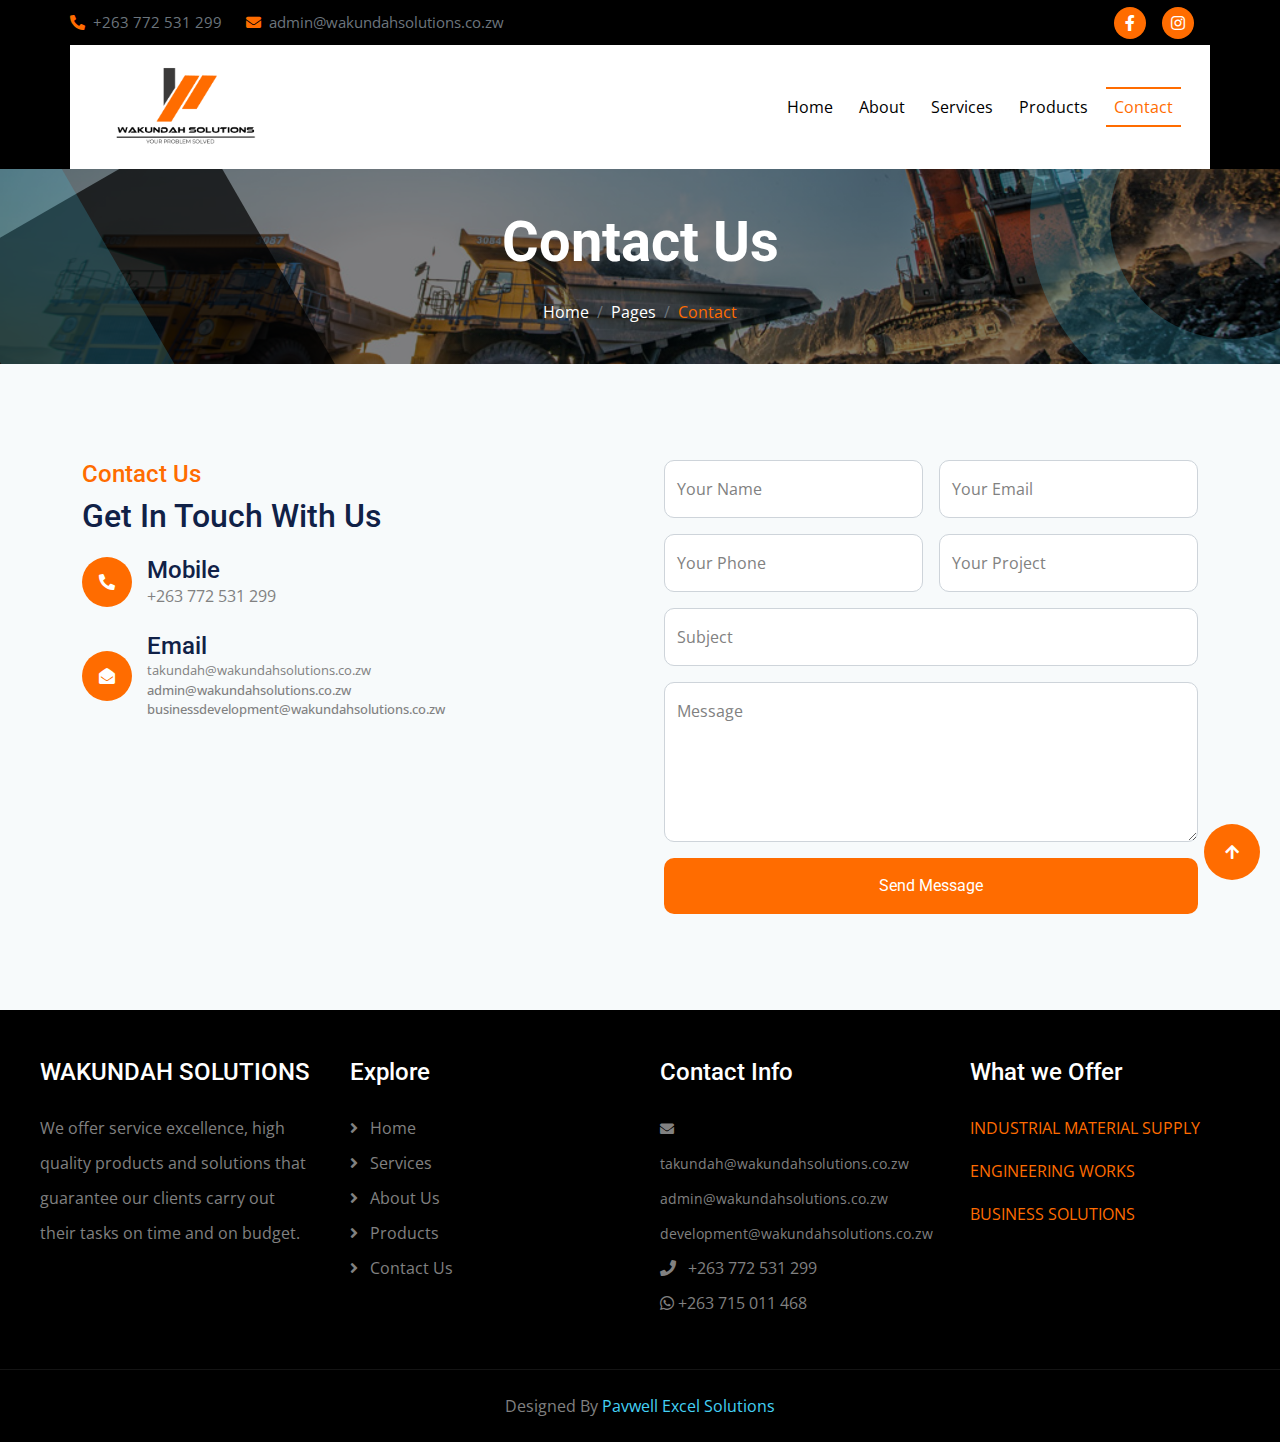
<file: contact.html>
<!DOCTYPE html>
<html lang="en">
  <head>
    <meta charset="utf-8" />
    <title>Contact</title>
    <meta content="width=device-width, initial-scale=1.0" name="viewport" />
    <meta content="" name="keywords" />
    <meta content="" name="description" />
    <link rel="preconnect" href="https://fonts.googleapis.com" />
    <link rel="preconnect" href="https://fonts.gstatic.com" crossorigin />
    <link
      href="https://fonts.googleapis.com/css2?family=Open+Sans:wght@400;500;600;700&family=Roboto:wght@400;500;700&display=swap"
      rel="stylesheet"
    />
    <link
      rel="stylesheet"
      href="https://use.fontawesome.com/releases/v5.15.4/css/all.css"
    />
    <link
      href="https://cdn.jsdelivr.net/npm/bootstrap-icons@1.4.1/font/bootstrap-icons.css"
      rel="stylesheet"
    />
    <link
      href="https://cdnjs.cloudflare.com/ajax/libs/animate.css/4.1.1/animate.min.css"
      rel="stylesheet"
    />
    <link href="lib/animate/animate.min.css" rel="stylesheet" />
    <link href="lib/owlcarousel/assets/owl.carousel.min.css" rel="stylesheet" />
    <link href="lib/lightbox/css/lightbox.min.css" rel="stylesheet" />
    <link href="css/bootstrap.min.css" rel="stylesheet" />
    <link href="css/style.css" rel="stylesheet" />
  </head>

  <body style="margin: 0; padding: 0; box-sizing: border-box">
    <div
      id="spinner"
      class="show bg-white position-fixed translate-middle w-100 vh-100 top-50 start-50 d-flex align-items-center justify-content-center"
    >
      <div
        class="spinner-border text-primary"
        style="width: 3rem; height: 3rem"
        role="status"
      >
        <span class="sr-only">Loading...</span>
      </div>
    </div>

    <div
      class="container-fluid topbar px-0 d-none d-lg-block"
      style="padding: 0"
    >
      <div class="container px-0">
        <div class="row gx-0 align-items-center" style="height: 45px">
          <div class="col-lg-8 text-center text-lg-start mb-lg-0">
            <div class="d-flex flex-wrap">
              <a href="#" class="text-muted me-4"
                ><i class="fas fa-phone-alt text-primary me-2"></i>+263 772 531
                299</a
              >
              <a href="#" class="text-muted me-0"
                ><i class="fas fa-envelope text-primary me-2"></i
                >admin@wakundahsolutions.co.zw</a
              >
            </div>
          </div>
          <div class="col-lg-4 text-center text-lg-end">
            <div class="d-flex align-items-center justify-content-end">
              <a
                href="https://www.facebook.com/search/top/?q=wakundah%20solutions"
                class="btn btn-primary btn-square rounded-circle nav-fill me-3"
                ><i class="fab fa-facebook-f text-white"></i
              ></a>
              <a
                href="https://www.instagram.com/wakundah.solutions/"
                class="btn btn-primary btn-square rounded-circle nav-fill me-3"
                ><i class="fab fa-instagram text-white"></i
              ></a>
            </div>
          </div>
        </div>
      </div>
    </div>

    <div class="container-fluid sticky-top px-0">
      <div
        class="position-absolute"
        style="left: 0; top: 0; width: 100%; height: 100%"
      ></div>
      <div class="container px-0">
        <nav class="navbar navbar-expand-lg navbar-dark bg-white py-3 px-4">
          <a href="index.html" class="navbar-brand">
            <img
              src="img/logo.png"
              style="max-width: 180px; width: auto; height: auto"
              alt="Logo"
            />
          </a>
          <button
            class="navbar-toggler"
            type="button"
            data-bs-toggle="collapse"
            data-bs-target="#navbarCollapse"
          >
            <span class="fa fa-bars"></span>
          </button>
          <div class="collapse navbar-collapse" id="navbarCollapse">
            <div class="navbar-nav ms-auto py-0">
              <a href="index.html" class="nav-item nav-link">Home</a>
              <a href="about.html" class="nav-item nav-link">About</a>
              <a href="service.html" class="nav-item nav-link">Services</a>
              <a href="products.html" class="nav-item nav-link">Products</a>
              <a href="contact.html" class="nav-item nav-link active"
                >Contact</a
              >
            </div>
          </div>
        </nav>
      </div>
    </div>

    <div class="container-fluid bg-breadcrumb" style="padding: 40px 0">
      <div class="bg-breadcrumb-single"></div>
      <div class="container text-center" style="max-width: 900px">
        <h4
          class="text-white display-4 mb-4 wow fadeInDown"
          data-wow-delay="0.1s"
        >
          Contact Us
        </h4>
        <ol
          class="breadcrumb justify-content-center mb-0 wow fadeInDown"
          data-wow-delay="0.3s"
        >
          <li class="breadcrumb-item"><a href="index.html">Home</a></li>
          <li class="breadcrumb-item"><a href="#">Pages</a></li>
          <li class="breadcrumb-item active text-primary">Contact</li>
        </ol>
      </div>
    </div>

    <div class="container-fluid contact bg-light py-5">
      <div class="container py-5">
        <div class="row g-5">
          <div class="col-lg-6" style="animation: fadeInLeft 0.3s">
            <div class="contact-item">
              <h4 style="color: #ff6c00">Contact Us</h4>
              <h1 style="font-size: 2em; margin-bottom: 20px">
                Get In Touch With Us
              </h1>
              <div class="d-flex align-items-center mb-4">
                <div
                  style="
                    background: #ff6c00;
                    border-radius: 50%;
                    padding: 15px;
                    width: 50px;
                    height: 50px;
                    display: flex;
                    align-items: center;
                    justify-content: center;
                  "
                >
                  <i class="fa fa-phone-alt" style="color: white"></i>
                </div>
                <div style="margin-left: 15px">
                  <h4 style="margin-bottom: 0">Mobile</h4>
                  <p style="margin-bottom: 0">+263 772 531 299</p>
                </div>
              </div>
              <div class="d-flex align-items-center mb-4">
                <div
                  style="
                    background: #ff6c00;
                    border-radius: 50%;
                    padding: 15px;
                    width: 50px;
                    height: 50px;
                    display: flex;
                    align-items: center;
                    justify-content: center;
                  "
                >
                  <i class="fa fa-envelope-open" style="color: white"></i>
                </div>
                <div style="margin-left: 15px">
                  <h4 style="margin-bottom: 0">Email</h4>
                  <p
                    style="margin-bottom: 0; font-size: 13px; font-weight: 400"
                  >
                    takundah@wakundahsolutions.co.zw
                  </p>
                  <p
                    style="margin-bottom: 0; font-size: 13px; font-weight: 500"
                  >
                    admin@wakundahsolutions.co.zw
                  </p>
                  <p
                    style="margin-bottom: 0; font-size: 13px; font-weight: 500"
                  >
                    businessdevelopment@wakundahsolutions.co.zw
                  </p>
                </div>
              </div>
            </div>
          </div>
          <div class="col-lg-6" style="animation: fadeInRight 0.3s">
            <form>
              <div class="row g-3">
                <div class="col-12 col-md-6">
                  <div class="form-floating">
                    <input
                      type="text"
                      class="form-control"
                      id="name"
                      placeholder="Your Name"
                      style="height: auto"
                    />
                    <label for="name">Your Name</label>
                  </div>
                </div>
                <div class="col-12 col-md-6">
                  <div class="form-floating">
                    <input
                      type="email"
                      class="form-control"
                      id="email"
                      placeholder="Your Email"
                      style="height: auto"
                    />
                    <label for="email">Your Email</label>
                  </div>
                </div>
                <div class="col-12 col-md-6">
                  <div class="form-floating">
                    <input
                      type="phone"
                      class="form-control"
                      id="phone"
                      placeholder="Phone"
                      style="height: auto"
                    />
                    <label for="phone">Your Phone</label>
                  </div>
                </div>
                <div class="col-12 col-md-6">
                  <div class="form-floating">
                    <input
                      type="text"
                      class="form-control"
                      id="project"
                      placeholder="Project"
                      style="height: auto"
                    />
                    <label for="project">Your Project</label>
                  </div>
                </div>
                <div class="col-12">
                  <div class="form-floating">
                    <input
                      type="text"
                      class="form-control"
                      id="subject"
                      placeholder="Subject"
                      style="height: auto"
                    />
                    <label for="subject">Subject</label>
                  </div>
                </div>
                <div class="col-12">
                  <div class="form-floating">
                    <textarea
                      class="form-control"
                      placeholder="Leave a message here"
                      id="message"
                      style="height: 160px"
                    ></textarea>
                    <label for="message">Message</label>
                  </div>
                </div>
                <div class="col-12">
                  <button
                    class="btn btn-primary w-100 py-3"
                    style="padding: 12px"
                  >
                    Send Message
                  </button>
                </div>
              </div>
            </form>
          </div>
          <!-- <div class="col-12" style="animation: fadeInUp 0.3s">
            <div class="rounded" style="height: 100%">
              <iframe
                class="rounded-top w-100"
                style="height: 300px; border: 0; margin-bottom: -6px"
                src="https://www.google.com/maps/embed?pb=!1m18!1m12!1m3!1d3798.7571116706417!2d31.09965907402596!3d-17.803108775615037!2m3!1f0!2f0!3f0!3m2!1i1024!2i768!4f13.1!3m3!1m2!1s0x1931badd57c3b955%3A0xfab22a365c3b0bbb!2s16%20Bayswater%20Road%2C%20Harare!5e0!3m2!1sen!2szw!4v1725285036083!5m2!1sen!2szw"
                allowfullscreen=""
                loading="lazy"
              ></iframe>
            </div>
          </div> -->
        </div>
      </div>
    </div>

    <div
      class="container-fluid footer py-5"
      style="
        display: flex;
        flex-wrap: wrap;
        justify-content: space-between;
        padding: 20px;
      "
    >
      <div
        class="footer-item"
        style="flex: 1; min-width: 250px; padding: 0 20px"
      >
        <h4 class="text-white mb-4">WAKUNDAH SOLUTIONS</h4>
        <p class="mb-3">
          We offer service excellence, high quality products and solutions that
          guarantee our clients carry out their tasks on time and on budget.
        </p>
      </div>
      <div
        class="footer-item"
        style="flex: 1; min-width: 250px; padding: 0 20px"
      >
        <h4 class="text-white mb-4">Explore</h4>
        <a href="index.html"><i class="fas fa-angle-right me-2"></i> Home</a
        ><br />
        <a href="service.html"
          ><i class="fas fa-angle-right me-2"></i> Services</a
        ><br />
        <a href="about.html"><i class="fas fa-angle-right me-2"></i> About Us</a
        ><br />
        <a href="products.html"
          ><i class="fas fa-angle-right me-2"></i> Products</a
        ><br />
        <a href="contact.html"
          ><i class="fas fa-angle-right me-2"></i> Contact Us</a
        >
      </div>
      <div
        class="footer-item"
        style="flex: 1; min-width: 250px; padding: 0 20px"
      >
        <h4 class="text-white mb-4">Contact Info</h4>
        <!-- <a href="#"
          ><i class="fa fa-map-marker-alt me-2"></i> 16 Bayswater Road,
          Highlands, Harare</a
        ><br /> -->
        <a href="#" style="font-size: 14px"
          ><i class="fas fa-envelope me-2"></i>
          takundah@wakundahsolutions.co.zw
          <span>admin@wakundahsolutions.co.zw</span>
          <span>development@wakundahsolutions.co.zw</span></a
        ><br />
        <a href="#"><i class="fas fa-phone me-2"></i> +263 772 531 299</a><br />
        <a href="#" class="mb-3"
          ><i class="fab fa-whatsapp"></i> +263 715 011 468</a
        >
      </div>
      <div
        class="footer-item"
        style="flex: 1; min-width: 250px; padding: 0 20px"
      >
        <h4 class="text-white mb-4">What we Offer</h4>
        <p class="text-uppercase text-primary mb-2">
          Industrial Material Supply
        </p>
        <p class="text-uppercase text-primary mb-2">Engineering Works</p>
        <p class="text-uppercase text-primary mb-2">Business Solutions</p>
      </div>
    </div>

    <!-- Copyright Start -->
    <div class="container-fluid copyright py-4">
      <div class="container">
        <div class="row g-8 align-items-center">
          <div class="text-center text-body">
            Designed By
            <a
              href="https://pavwellexcelsolutions.co.zw/"
              style="text-align: center"
              >Pavwell Excel Solutions</a
            >
          </div>
        </div>
      </div>
    </div>
    <!-- Copyright End -->

    <a
      href="#"
      class="btn btn-primary btn-lg-square back-to-top"
      style="position: fixed; bottom: 20px; right: 20px"
      ><i class="fa fa-arrow-up"></i
    ></a>

    <script src="https://ajax.googleapis.com/ajax/libs/jquery/3.6.4/jquery.min.js"></script>
    <script src="https://cdn.jsdelivr.net/npm/bootstrap@5.0.0/dist/js/bootstrap.bundle.min.js"></script>
    <script src="lib/wow/wow.min.js"></script>
    <script src="lib/easing/easing.min.js"></script>
    <script src="lib/waypoints/waypoints.min.js"></script>
    <script src="lib/counterup/counterup.min.js"></script>
    <script src="lib/owlcarousel/owl.carousel.min.js"></script>
    <script src="lib/lightbox/js/lightbox.min.js"></script>
    <script src="js/main.js"></script>
  </body>
</html>
</file>
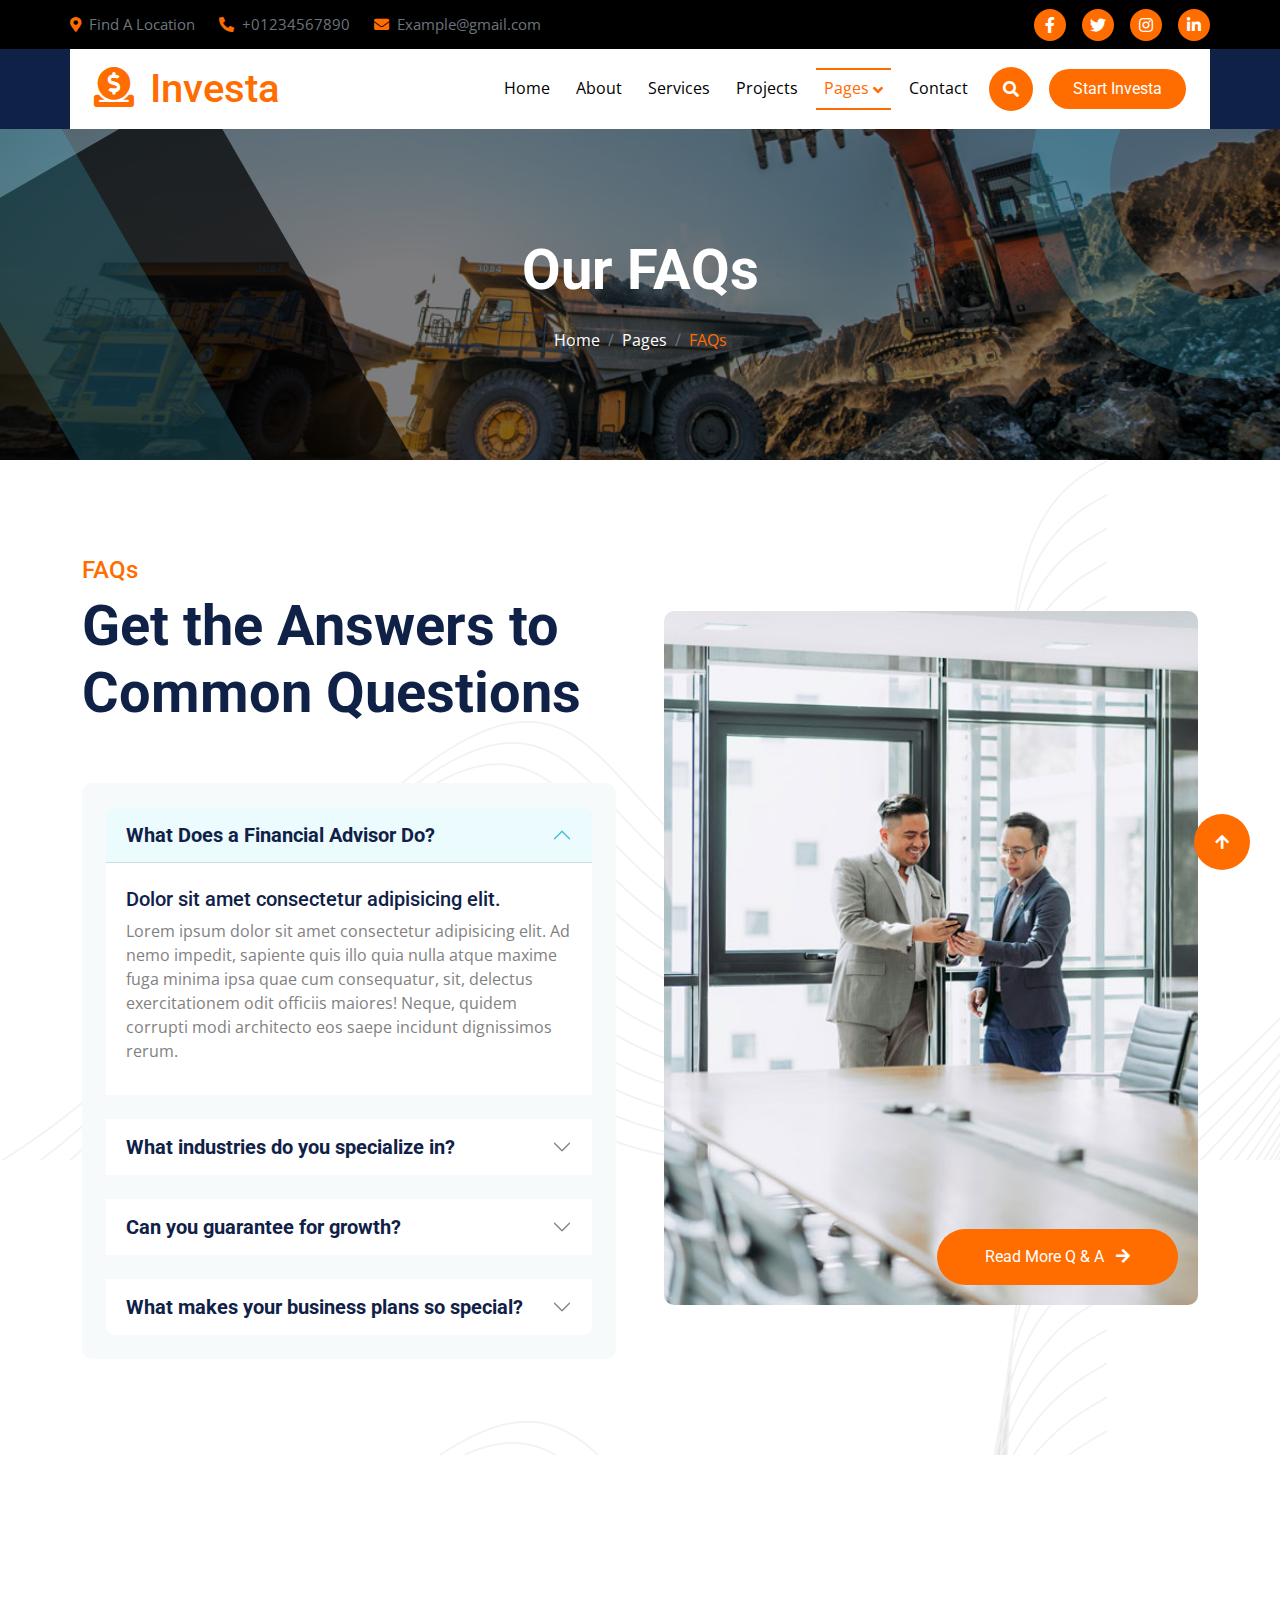
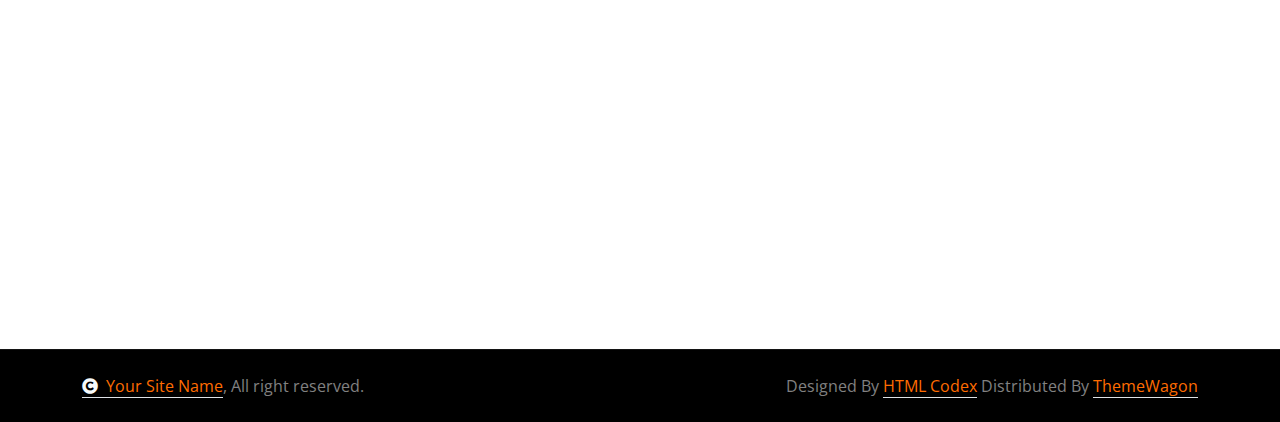
<file: faqs.html>
<!DOCTYPE html>
<html lang="en">

    <head>
        <meta charset="utf-8">
        <title>Investa - Investment Website Template</title>
        <meta content="width=device-width, initial-scale=1.0" name="viewport">
        <meta content="" name="keywords">
        <meta content="" name="description">

        <!-- Google Web Fonts -->
        <link rel="preconnect" href="https://fonts.googleapis.com">
        <link rel="preconnect" href="https://fonts.gstatic.com" crossorigin>
        <link href="https://fonts.googleapis.com/css2?family=Open+Sans:wght@400;500;600;700&family=Roboto:wght@400;500;700&display=swap" rel="stylesheet"> 

        <!-- Icon Font Stylesheet -->
        <link rel="stylesheet" href="https://use.fontawesome.com/releases/v5.15.4/css/all.css"/>
        <link href="https://cdn.jsdelivr.net/npm/bootstrap-icons@1.4.1/font/bootstrap-icons.css" rel="stylesheet">

        <!-- Libraries Stylesheet -->
        <link rel="stylesheet" href="https://cdnjs.cloudflare.com/ajax/libs/animate.css/4.1.1/animate.min.css"/>
        <link href="lib/animate/animate.min.css" rel="stylesheet">
        <link href="lib/owlcarousel/assets/owl.carousel.min.css" rel="stylesheet">
        <link href="lib/lightbox/css/lightbox.min.css" rel="stylesheet">


        <!-- Customized Bootstrap Stylesheet -->
        <link href="css/bootstrap.min.css" rel="stylesheet">

        <!-- Template Stylesheet -->
        <link href="css/style.css" rel="stylesheet">
    </head>

    <body>

        <!-- Spinner Start -->
        <div id="spinner" class="show bg-white position-fixed translate-middle w-100 vh-100 top-50 start-50 d-flex align-items-center justify-content-center">
            <div class="spinner-border text-primary" style="width: 3rem; height: 3rem;" role="status">
                <span class="sr-only">Loading...</span>
            </div>
        </div>
        <!-- Spinner End -->


        <!-- Topbar Start -->
        <div class="container-fluid topbar px-0 d-none d-lg-block">
            <div class="container px-0">
                <div class="row gx-0 align-items-center" style="height: 45px;">
                    <div class="col-lg-8 text-center text-lg-start mb-lg-0">
                        <div class="d-flex flex-wrap">
                            <a href="#" class="text-muted me-4"><i class="fas fa-map-marker-alt text-primary me-2"></i>Find A Location</a>
                            <a href="#" class="text-muted me-4"><i class="fas fa-phone-alt text-primary me-2"></i>+01234567890</a>
                            <a href="#" class="text-muted me-0"><i class="fas fa-envelope text-primary me-2"></i>Example@gmail.com</a>
                        </div>
                    </div>
                    <div class="col-lg-4 text-center text-lg-end">
                        <div class="d-flex align-items-center justify-content-end">
                            <a href="#" class="btn btn-primary btn-square rounded-circle nav-fill me-3"><i class="fab fa-facebook-f text-white"></i></a>
                            <a href="#" class="btn btn-primary btn-square rounded-circle nav-fill me-3"><i class="fab fa-twitter text-white"></i></a>
                            <a href="#" class="btn btn-primary btn-square rounded-circle nav-fill me-3"><i class="fab fa-instagram text-white"></i></a>
                            <a href="#" class="btn btn-primary btn-square rounded-circle nav-fill me-0"><i class="fab fa-linkedin-in text-white"></i></a>
                        </div>
                    </div>
                </div>
            </div>
        </div>
        <!-- Topbar End -->


        <!-- Navbar & Hero Start -->
        <div class="container-fluid sticky-top px-0">
            <div class="position-absolute bg-dark" style="left: 0; top: 0; width: 100%; height: 100%;">
            </div>
            <div class="container px-0">
                <nav class="navbar navbar-expand-lg navbar-dark bg-white py-3 px-4">
                    <a href="index.html" class="navbar-brand p-0">
                        <h1 class="text-primary m-0"><i class="fas fa-donate me-3"></i>Investa</h1>
                        <!-- <img src="img/logo.png" alt="Logo"> -->
                    </a>
                    <button class="navbar-toggler" type="button" data-bs-toggle="collapse" data-bs-target="#navbarCollapse">
                        <span class="fa fa-bars"></span>
                    </button>
                    <div class="collapse navbar-collapse" id="navbarCollapse">
                        <div class="navbar-nav ms-auto py-0">
                            <a href="index.html" class="nav-item nav-link">Home</a>
                            <a href="about.html" class="nav-item nav-link">About</a>
                            <a href="service.html" class="nav-item nav-link">Services</a>
                            <a href="project.html" class="nav-item nav-link">Projects</a>
                            <div class="nav-item dropdown active">
                                <a href="#" class="nav-link dropdown-toggle active" data-bs-toggle="dropdown">Pages</a>
                                <div class="dropdown-menu m-0">
                                    <a href="blog.html" class="dropdown-item">Our Blog</a>
                                    <a href="team.html" class="dropdown-item">Our Team</a>
                                    <a href="testimonial.html" class="dropdown-item">Testimonial</a>
                                    <a href="faqs.html" class="dropdown-item active">FAQs</a>
                                    <a href="404.html" class="dropdown-item">404 Page</a>
                                </div>
                            </div>
                            <a href="contact.html" class="nav-item nav-link">Contact</a>
                        </div>
                        <div class="d-flex align-items-center flex-nowrap pt-xl-0">
                            <button class="btn btn-primary btn-md-square mx-2" data-bs-toggle="modal" data-bs-target="#searchModal"><i class="fas fa-search"></i></button>
                            <a href="#" class="btn btn-primary rounded-pill text-white py-2 px-4 ms-2 flex-wrap flex-sm-shrink-0">Start Investa</a>
                        </div>
                    </div>
                </nav>
            </div>
        </div>
        <!-- Navbar & Hero End -->

        <!-- Modal Search Start -->
        <div class="modal fade" id="searchModal" tabindex="-1" aria-labelledby="exampleModalLabel" aria-hidden="true">
            <div class="modal-dialog modal-fullscreen">
                <div class="modal-content rounded-0">
                    <div class="modal-header">
                        <h4 class="modal-title mb-0" id="exampleModalLabel">Search by keyword</h4>
                        <button type="button" class="btn-close" data-bs-dismiss="modal" aria-label="Close"></button>
                    </div>
                    <div class="modal-body d-flex align-items-center">
                        <div class="input-group w-75 mx-auto d-flex">
                            <input type="search" class="form-control p-3" placeholder="keywords" aria-describedby="search-icon-1">
                            <span id="search-icon-1" class="input-group-text p-3"><i class="fa fa-search"></i></span>
                        </div>
                    </div>
                </div>
            </div>
        </div>
        <!-- Modal Search End -->

        <!-- Header Start -->
        <div class="container-fluid bg-breadcrumb">
            <div class="bg-breadcrumb-single"></div>
            <div class="container text-center py-5" style="max-width: 900px;">
                <h4 class="text-white display-4 mb-4 wow fadeInDown" data-wow-delay="0.1s">Our FAQs</h4>
                <ol class="breadcrumb justify-content-center mb-0 wow fadeInDown" data-wow-delay="0.3s">
                    <li class="breadcrumb-item"><a href="index.html">Home</a></li>
                    <li class="breadcrumb-item"><a href="#">Pages</a></li>
                    <li class="breadcrumb-item active text-primary">FAQs</li>
                </ol>    
            </div>
        </div>
        <!-- Header End -->

        <!-- FAQs Start -->
        <div class="container-fluid faq py-5">
            <div class="container py-5">
                <div class="row g-5 align-items-center">
                    <div class="col-lg-6 wow fadeInLeft" data-wow-delay="0.1s">
                        <div class="pb-5">
                            <h4 class="text-primary">FAQs</h4>
                            <h1 class="display-4">Get the Answers to Common Questions</h1>
                        </div>
                       <div class="accordion bg-light rounded p-4" id="accordionExample">
                            <div class="accordion-item border-0 mb-4">
                                <h2 class="accordion-header" id="headingOne">
                                    <button class="accordion-button text-dark fs-5 fw-bold rounded-top" type="button" data-bs-toggle="collapse" data-bs-target="#collapseOne" aria-expanded="true" aria-controls="collapseTOne">
                                        What Does a Financial Advisor Do?
                                    </button>
                                </h2>
                                <div id="collapseOne" class="accordion-collapse collapse show" aria-labelledby="headingOne" data-bs-parent="#accordionExample">
                                    <div class="accordion-body my-2">
                                        <h5>Dolor sit amet consectetur adipisicing elit.</h5>
                                        <p>Lorem ipsum dolor sit amet consectetur adipisicing elit. Ad nemo impedit, sapiente quis illo quia nulla atque maxime fuga minima ipsa quae cum consequatur, sit, delectus exercitationem odit officiis maiores! Neque, quidem corrupti modi architecto eos saepe incidunt dignissimos rerum.</p>
                                    </div>
                                </div>
                            </div>
                            <div class="accordion-item border-0 mb-4">
                                <h2 class="accordion-header" id="headingTwo">
                                    <button class="accordion-button collapsed text-dark fs-5 fw-bold rounded-top" type="button" data-bs-toggle="collapse" data-bs-target="#collapseTwo" aria-expanded="false" aria-controls="collapseTwo">
                                        What industries do you specialize in? 
                                    </button>
                                </h2>
                                <div id="collapseTwo" class="accordion-collapse collapse" aria-labelledby="headingTwo" data-bs-parent="#accordionExample">
                                    <div class="accordion-body my-2">
                                        <h5>Dolor sit amet consectetur adipisicing elit.</h5>
                                        <p>Lorem ipsum dolor sit amet consectetur adipisicing elit. Ad nemo impedit, sapiente quis illo quia nulla atque maxime fuga minima ipsa quae cum consequatur, sit, delectus exercitationem odit officiis maiores! Neque, quidem corrupti modi architecto eos saepe incidunt dignissimos rerum.</p>
                                    </div>
                                </div>
                            </div>
                            <div class="accordion-item border-0 mb-4">
                                <h2 class="accordion-header" id="headingThree">
                                    <button class="accordion-button collapsed text-dark fs-5 fw-bold rounded-top" type="button" data-bs-toggle="collapse" data-bs-target="#collapseThree" aria-expanded="false" aria-controls="collapseThree">
                                        Can you guarantee for growth?
                                    </button>
                                </h2>
                                <div id="collapseThree" class="accordion-collapse collapse" aria-labelledby="headingThree" data-bs-parent="#accordionExample">
                                    <div class="accordion-body my-2">
                                        <h5>Dolor sit amet consectetur adipisicing elit.</h5>
                                        <p>Lorem ipsum dolor sit amet consectetur adipisicing elit. Ad nemo impedit, sapiente quis illo quia nulla atque maxime fuga minima ipsa quae cum consequatur, sit, delectus exercitationem odit officiis maiores! Neque, quidem corrupti modi architecto eos saepe incidunt dignissimos rerum.</p>
                                    </div>
                                </div>
                            </div>
                            <div class="accordion-item border-0 mb-0">
                                <h2 class="accordion-header" id="headingFour">
                                    <button class="accordion-button collapsed text-dark fs-5 fw-bold rounded-top" type="button" data-bs-toggle="collapse" data-bs-target="#collapseFour" aria-expanded="false" aria-controls="collapseFour">
                                        What makes your business plans so special?
                                    </button>
                                </h2>
                                <div id="collapseFour" class="accordion-collapse collapse" aria-labelledby="headingFour" data-bs-parent="#accordionExample">
                                    <div class="accordion-body my-2">
                                        <h5>Dolor sit amet consectetur adipisicing elit.</h5>
                                        <p>Lorem ipsum dolor sit amet consectetur adipisicing elit. Ad nemo impedit, sapiente quis illo quia nulla atque maxime fuga minima ipsa quae cum consequatur, sit, delectus exercitationem odit officiis maiores! Neque, quidem corrupti modi architecto eos saepe incidunt dignissimos rerum.</p>
                                    </div>
                                </div>
                            </div>
                       </div>
                    </div>
                    <div class="col-lg-6 wow fadeInRight" data-wow-delay="0.3s">
                        <div class="faq-img RotateMoveRight rounded">
                            <img src="img/faq-img.jpg" class="img-fluid rounded w-100" alt="Image">
                            <a class="faq-btn btn btn-primary rounded-pill text-white py-3 px-5" href="#">Read More Q & A <i class="fas fa-arrow-right ms-2"></i></a>
                        </div>
                    </div>
                </div>
            </div>
        </div>
        <!-- FAQs End -->

        <!-- Footer Start -->
        <div class="container-fluid footer py-5 wow fadeIn" data-wow-delay="0.2s">
            <div class="container py-5">
                <div class="row g-5">
                    <div class="col-md-6 col-lg-6 col-xl-3">
                        <div class="footer-item d-flex flex-column">
                            <div class="footer-item">
                                <h4 class="text-white mb-4">Newsletter</h4>
                                <p class="mb-3">Dolor amet sit justo amet elitr clita ipsum elitr est.Lorem ipsum dolor sit amet, consectetur adipiscing elit consectetur adipiscing elit.</p>
                                <div class="position-relative mx-auto rounded-pill">
                                    <input class="form-control rounded-pill w-100 py-3 ps-4 pe-5" type="text" placeholder="Enter your email">
                                    <button type="button" class="btn btn-primary rounded-pill position-absolute top-0 end-0 py-2 mt-2 me-2">SignUp</button>
                                </div>
                            </div>
                        </div>
                    </div>
                    <div class="col-md-6 col-lg-6 col-xl-3">
                        <div class="footer-item d-flex flex-column">
                            <h4 class="text-white mb-4">Explore</h4>
                            <a href="#"><i class="fas fa-angle-right me-2"></i> Home</a>
                            <a href="#"><i class="fas fa-angle-right me-2"></i> Services</a>
                            <a href="#"><i class="fas fa-angle-right me-2"></i> About Us</a>
                            <a href="#"><i class="fas fa-angle-right me-2"></i> Latest Projects</a>
                            <a href="#"><i class="fas fa-angle-right me-2"></i> testimonial</a>
                            <a href="#"><i class="fas fa-angle-right me-2"></i> Our Team</a>
                            <a href="#"><i class="fas fa-angle-right me-2"></i> Contact Us</a>
                        </div>
                    </div>
                    <div class="col-md-6 col-lg-6 col-xl-3">
                        <div class="footer-item d-flex flex-column">
                            <h4 class="text-white mb-4">Contact Info</h4>
                            <a href=""><i class="fa fa-map-marker-alt me-2"></i> 123 Street, New York, USA</a>
                            <a href=""><i class="fas fa-envelope me-2"></i> info@example.com</a>
                            <a href=""><i class="fas fa-envelope me-2"></i> info@example.com</a>
                            <a href=""><i class="fas fa-phone me-2"></i> +012 345 67890</a>
                            <a href="" class="mb-3"><i class="fas fa-print me-2"></i> +012 345 67890</a>
                            <div class="d-flex align-items-center">
                                <a class="btn btn-light btn-md-square me-2" href=""><i class="fab fa-facebook-f"></i></a>
                                <a class="btn btn-light btn-md-square me-2" href=""><i class="fab fa-twitter"></i></a>
                                <a class="btn btn-light btn-md-square me-2" href=""><i class="fab fa-instagram"></i></a>
                                <a class="btn btn-light btn-md-square me-0" href=""><i class="fab fa-linkedin-in"></i></a>
                            </div>
                        </div>
                    </div>
                    <div class="col-md-6 col-lg-6 col-xl-3">
                        <div class="footer-item-post d-flex flex-column">
                            <h4 class="text-white mb-4">Popular Post</h4>
                            <div class="d-flex flex-column mb-3">
                                <p class="text-uppercase text-primary mb-2">Investment</p>
                                <a href="#" class="text-body">Revisiting Your Investment & Distribution Goals</a>
                            </div>
                            <div class="d-flex flex-column mb-3">
                                <p class="text-uppercase text-primary mb-2">Business</p>
                                <a href="#" class="text-body">Dimensional Fund Advisors Interview with Director</a>
                            </div>
                            <div class="footer-btn text-start">
                                <a href="#" class="btn btn-light rounded-pill px-4">View All Post <i class="fa fa-arrow-right ms-1"></i></a>
                            </div>
                        </div>
                    </div>
                </div>
            </div>
        </div>
        <!-- Footer End -->

        
        <!-- Copyright Start -->
        <div class="container-fluid copyright py-4">
            <div class="container">
                <div class="row g-4 align-items-center">
                    <div class="col-md-6 text-center text-md-start mb-md-0">
                        <span class="text-body"><a href="#" class="border-bottom text-primary"><i class="fas fa-copyright text-light me-2"></i>Your Site Name</a>, All right reserved.</span>
                    </div>
                    <div class="col-md-6 text-center text-md-end text-body">
                        <!--/*** This template is free as long as you keep the below author’s credit link/attribution link/backlink. ***/-->
                        <!--/*** If you'd like to use the template without the below author’s credit link/attribution link/backlink, ***/-->
                        <!--/*** you can purchase the Credit Removal License from "https://htmlcodex.com/credit-removal". ***/-->
                        Designed By <a class="border-bottom text-primary" href="https://htmlcodex.com">HTML Codex</a> Distributed By <a class="border-bottom text-primary" href="https://themewagon.com">ThemeWagon</a>
                    </div>
                </div>
            </div>
        </div>
        <!-- Copyright End -->


        <!-- Back to Top -->
        <a href="#" class="btn btn-primary btn-lg-square back-to-top"><i class="fa fa-arrow-up"></i></a>   

        
    <!-- JavaScript Libraries -->
    <script src="https://ajax.googleapis.com/ajax/libs/jquery/3.6.4/jquery.min.js"></script>
    <script src="https://cdn.jsdelivr.net/npm/bootstrap@5.0.0/dist/js/bootstrap.bundle.min.js"></script>
    <script src="lib/wow/wow.min.js"></script>
    <script src="lib/easing/easing.min.js"></script>
    <script src="lib/waypoints/waypoints.min.js"></script>
    <script src="lib/counterup/counterup.min.js"></script>
    <script src="lib/owlcarousel/owl.carousel.min.js"></script>
    <script src="lib/lightbox/js/lightbox.min.js"></script>
    

    <!-- Template Javascript -->
    <script src="js/main.js"></script>
    </body>

</html>
</file>
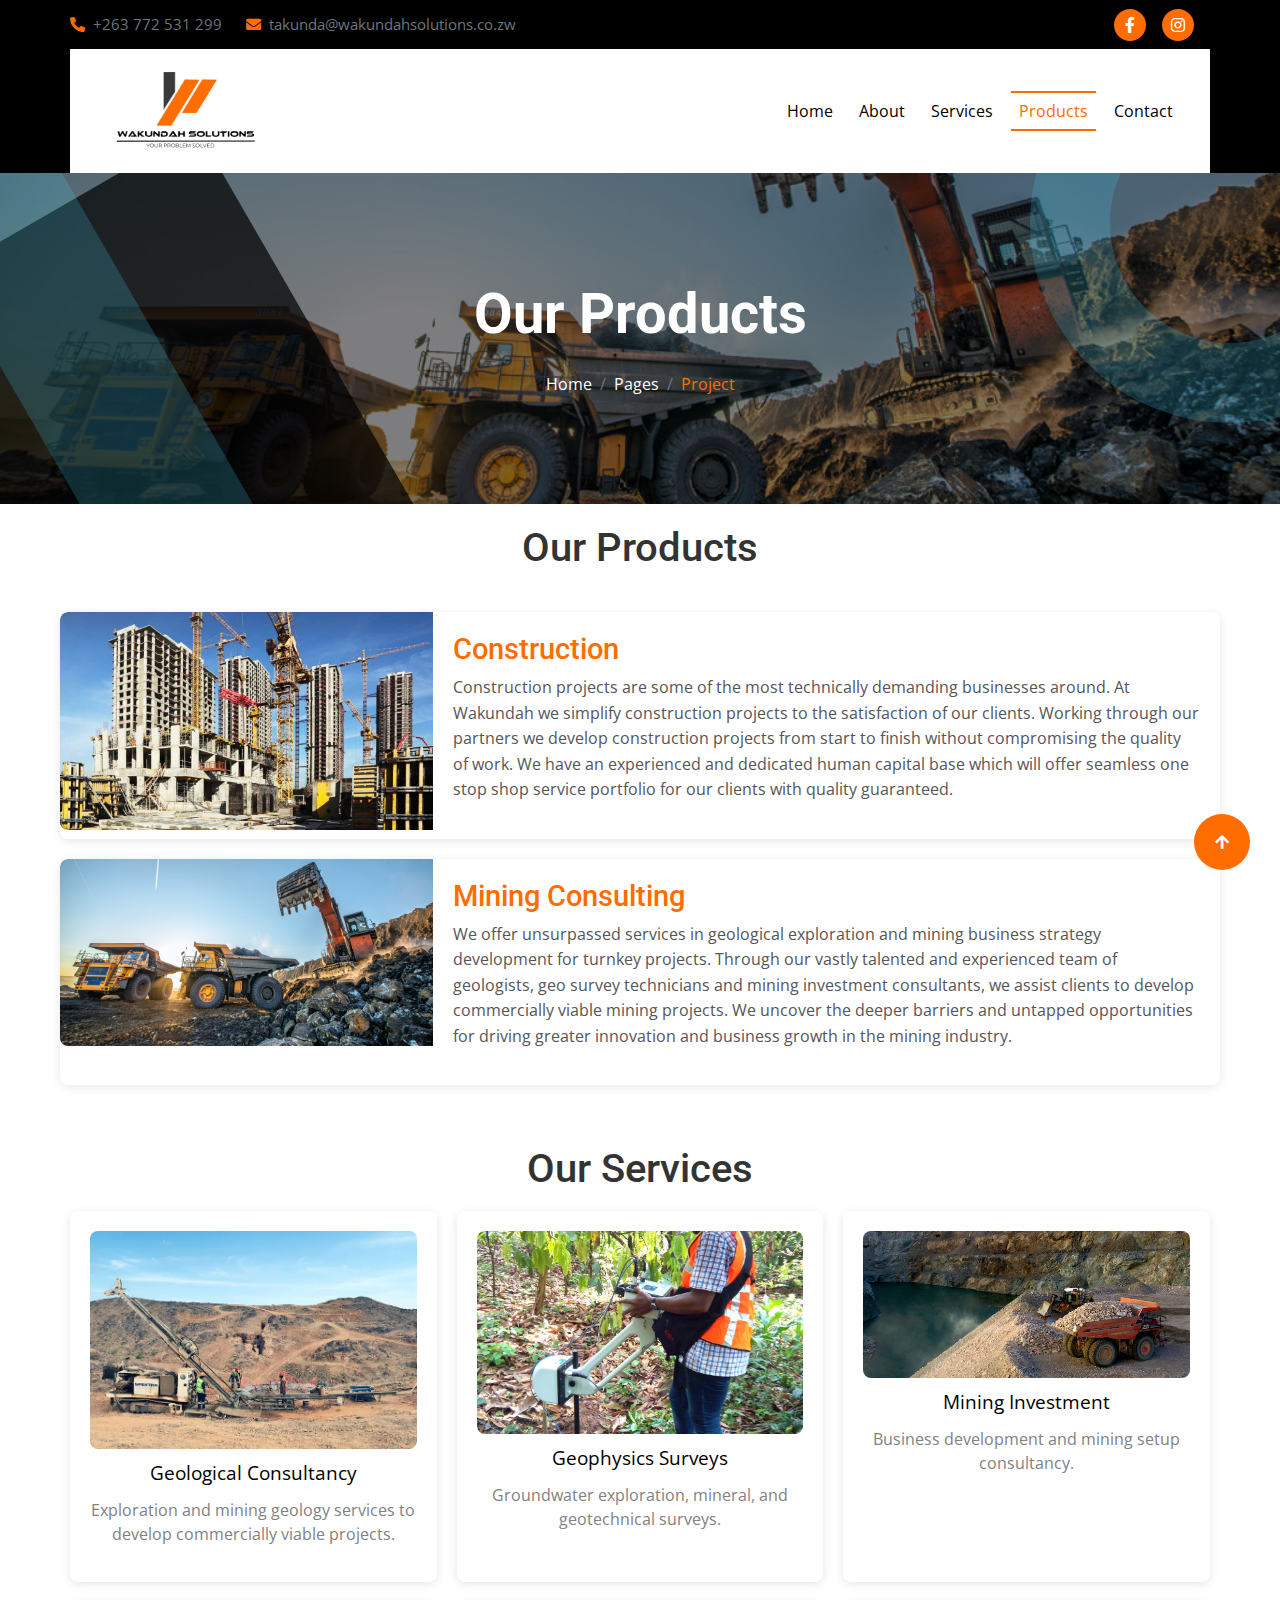
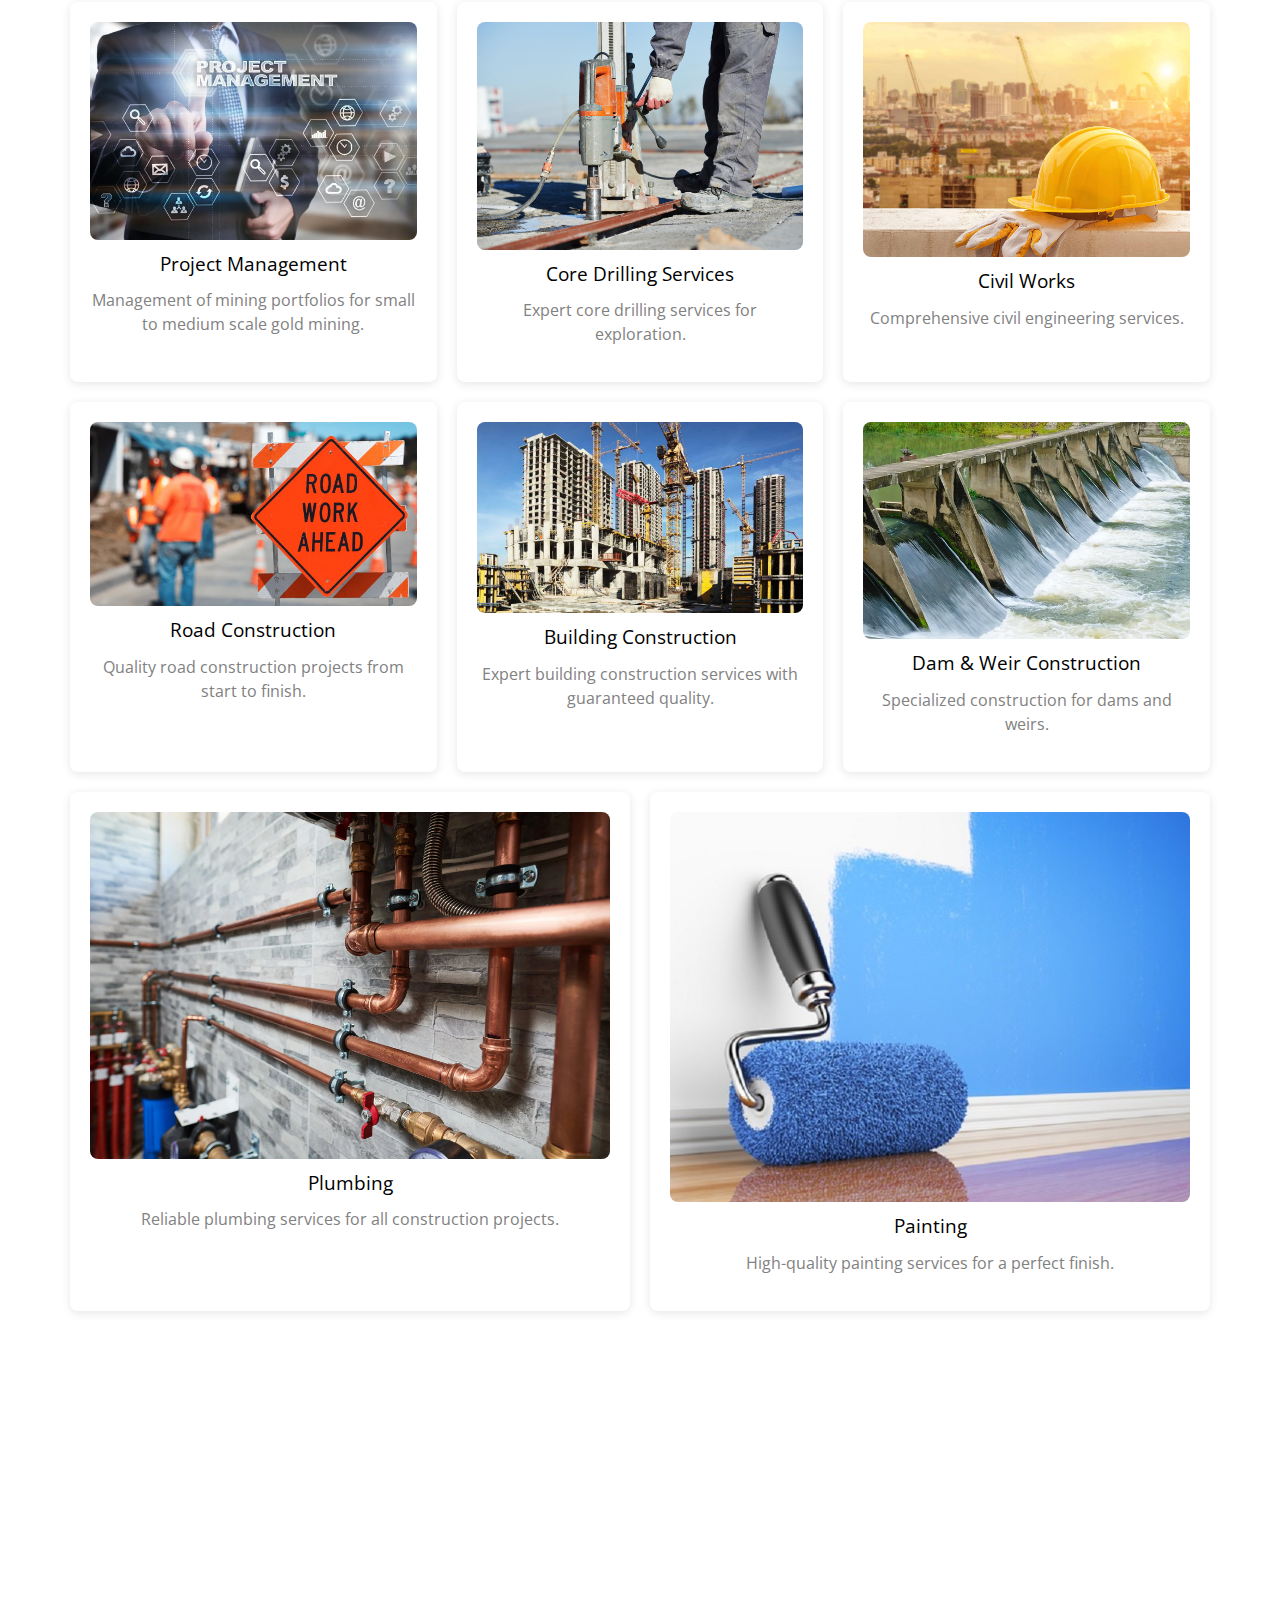
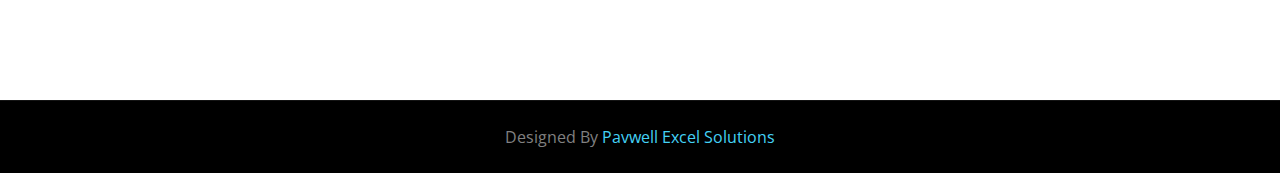
<file: products.html>
<!DOCTYPE html>
<html lang="en">

    <head>
        <meta charset="utf-8">
        <title>Wakundah Solutions</title>
        <meta content="width=device-width, initial-scale=1.0" name="viewport">
        <meta content="" name="keywords">
        <meta content="" name="description">

        <!-- Google Web Fonts -->
        <link rel="preconnect" href="https://fonts.googleapis.com">
        <link rel="preconnect" href="https://fonts.gstatic.com" crossorigin>
        <link href="https://fonts.googleapis.com/css2?family=Open+Sans:wght@400;500;600;700&family=Roboto:wght@400;500;700&display=swap" rel="stylesheet"> 

        <!-- Icon Font Stylesheet -->
        <link rel="stylesheet" href="https://use.fontawesome.com/releases/v5.15.4/css/all.css"/>
        <link href="https://cdn.jsdelivr.net/npm/bootstrap-icons@1.4.1/font/bootstrap-icons.css" rel="stylesheet">

        <!-- Libraries Stylesheet -->
        <link rel="stylesheet" href="https://cdnjs.cloudflare.com/ajax/libs/animate.css/4.1.1/animate.min.css"/>
        <link href="lib/animate/animate.min.css" rel="stylesheet">
        <link href="lib/owlcarousel/assets/owl.carousel.min.css" rel="stylesheet">
        <link href="lib/lightbox/css/lightbox.min.css" rel="stylesheet">


        <!-- Customized Bootstrap Stylesheet -->
        <link href="css/bootstrap.min.css" rel="stylesheet">

        <!-- Template Stylesheet -->
        <link href="css/style.css" rel="stylesheet">
    </head>

    <body>

        <!-- Spinner Start -->
        <div id="spinner" class="show bg-white position-fixed translate-middle w-100 vh-100 top-50 start-50 d-flex align-items-center justify-content-center">
            <div class="spinner-border text-primary" style="width: 3rem; height: 3rem;" role="status">
                <span class="sr-only">Loading...</span>
            </div>
        </div>
        <!-- Spinner End -->


        <!-- Topbar Start -->
    <div class="container-fluid topbar px-0 d-none d-lg-block">
      <div class="container px-0">
        <div class="row gx-0 align-items-center" style="height: 45px">
          <div class="col-lg-8 text-center text-lg-start mb-lg-0">
            <div class="d-flex flex-wrap">
              <!-- <a href="#" class="text-muted me-4"
                ><i class="fas fa-map-marker-alt text-primary me-2"></i>16 Bayswater Road, Highlands, Harare</a
              > -->
              <a href="#" class="text-muted me-4"
                ><i class="fas fa-phone-alt text-primary me-2"></i
                >+263 772 531 299</a
              >
              <a href="#" class="text-muted me-0"
                ><i class="fas fa-envelope text-primary me-2"></i
                >takunda@wakundahsolutions.co.zw</a
              >
            </div>
          </div>
          <div class="col-lg-4 text-center text-lg-end">
            <div class="d-flex align-items-center justify-content-end">
              <a
                href="https://www.facebook.com/search/top/?q=wakundah%20solutions"
                class="btn btn-primary btn-square rounded-circle nav-fill me-3"
                ><i class="fab fa-facebook-f text-white"></i
              ></a>
              
              <a
                href="https://www.instagram.com/wakundah.solutions/"
                class="btn btn-primary btn-square rounded-circle nav-fill me-3"
                ><i class="fab fa-instagram text-white"></i
              ></a>
              
            </div>
          </div>
        </div>
      </div>
    </div>
    <!-- Topbar End-->

    <!-- Navbar & Hero Start -->
    <div class="container-fluid sticky-top px-0">
      <div
        class="position-absolute"
        style="left: 0; top: 0; width: 100%; height: 100%"
      ></div>
      <div class="container px-0">
        <nav class="navbar navbar-expand-lg navbar-dark bg-white py-3 px-4">
           <a href="index.html" class="navbar-brand">
            <img src="img/logo.png" style="max-width: 180px; width: auto; height: auto;" alt="Logo" />
        </a>
          <button
            class="navbar-toggler"
            type="button"
            data-bs-toggle="collapse"
            data-bs-target="#navbarCollapse"
          >
            <span class="fa fa-bars"></span>
          </button>
          <div class="collapse navbar-collapse" id="navbarCollapse">
            <div class="navbar-nav ms-auto py-0">
              <a href="index.html" class="nav-item nav-link">Home</a>
              <a href="about.html" class="nav-item nav-link">About</a>
              <a href="service.html" class="nav-item nav-link">Services</a>
              <a href="products.html" class="nav-item nav-link active">Products</a>
              <a href="contact.html" class="nav-item nav-link">Contact</a>
            </div>
            <!-- <div class="d-flex align-items-center flex-nowrap pt-xl-0">
              <button
                class="btn btn-primary btn-md-square mx-2"
                data-bs-toggle="modal"
                data-bs-target="#searchModal"
              >
                <i class="fas fa-search"></i>
              </button>
              <a
                href="#"
                class="btn btn-primary rounded-pill text-white py-2 px-4 ms-2 flex-wrap flex-sm-shrink-0"
                >Start Investa</a
              > -->
            </div>
          </div>
        </nav>
      </div>
    </div>
    <!-- Navbar & Hero End -->


        <!-- Header Start -->
        <div class="container-fluid bg-breadcrumb">
            <div class="bg-breadcrumb-single"></div>
            <div class="container text-center py-5" style="max-width: 900px;">
                <h4 class="text-white display-4 mb-4 wow fadeInDown" data-wow-delay="0.1s">Our Products</h4>
                <ol class="breadcrumb justify-content-center mb-0 wow fadeInDown" data-wow-delay="0.3s">
                    <li class="breadcrumb-item"><a href="index.html">Home</a></li>
                    <li class="breadcrumb-item"><a href="#">Pages</a></li>
                    <li class="breadcrumb-item active text-primary">Project</li>
                </ol>    
            </div>
        </div>
        <!-- Header End -->

        <!-- SERVICES -->
<div style="max-width: 1200px; margin: 0 auto; padding: 20px;">
    <h1 style="text-align: center; margin-bottom: 40px; font-size: 2.5em; color: #333;">Our Products</h1>

    <div style="display: flex; flex-direction: row; background: white; border-radius: 8px; box-shadow: 0 2px 10px rgba(0, 0, 0, 0.1); margin-bottom: 20px; overflow: hidden; position: relative; flex-wrap: wrap;">
        <div style="flex: 1; min-width: 300px; max-width: 100%; overflow: hidden;">
            <img src="img/building construction.jpg" alt="Civil Works and Infrastructure Management" style="width: 100%; height: auto; border-radius: 8px 0 0 8px; transition: transform 0.5s ease; cursor: pointer;" onmouseover="this.style.transform='scale(1.1)'" onmouseout="this.style.transform='scale(1)'">
        </div>
        <div style="flex: 2; padding: 20px; max-width: 100%;">
            <h2 style="margin-top: 0; font-size: 1.8em; color: #ff6c00;">Construction</h2>
            <p style="color: #555; line-height: 1.6;">
                Construction projects are some of the most technically demanding businesses around. At Wakundah we simplify construction projects to the satisfaction of our clients.
                Working through our partners we develop construction projects from start to finish without compromising the quality of work. 
                We have an experienced and dedicated human capital base which will offer seamless one stop shop service portfolio for our clients with quality guaranteed. 
            </p>
        </div>
    </div>

    <div style="display: flex; flex-direction: row; background: white; border-radius: 8px; box-shadow: 0 2px 10px rgba(0, 0, 0, 0.1); margin-bottom: 20px; overflow: hidden; position: relative; flex-wrap: wrap;">
        <div style="flex: 1; min-width: 300px; max-width: 100%; overflow: hidden;">
            <img src="img/Minning Blog.jpg" alt="Electrical Services" style="width: 100%; height: auto; border-radius: 8px 0 0 8px; transition: transform 0.5s ease; cursor: pointer;" onmouseover="this.style.transform='scale(1.1)'" onmouseout="this.style.transform='scale(1)'">
        </div>
        <div style="flex: 2; padding: 20px; max-width: 100%;">
            <h2 style="margin-top: 0; font-size: 1.8em; color: #ff6c00;">Mining Consulting</h2>
            <p style="color: #555; line-height: 1.6;">
               We offer unsurpassed services in geological exploration and mining business strategy development for turnkey projects. 
               Through our vastly talented and experienced team of geologists, geo survey technicians and mining investment consultants, we assist clients to develop
               commercially viable mining projects. We uncover the deeper barriers and untapped opportunities for driving greater innovation and business growth in the mining industry. 
            </p>
        </div>
    </div>
</div>

<script>
    window.onload = function() {
        if (window.innerWidth < 768) {
            var headings = document.querySelectorAll('h1, h2');
            headings.forEach(function(heading) {
                heading.style.fontSize = '1.5em';
            });
        }
    };
</script>
<!-- Services -->
 
<!-- types of services -->
    <div style="max-width: 1200px; margin: auto; padding: 20px;">
    <h1 style="text-align: center; color: #333;">Our Services</h1>
    <div style="display: flex; flex-wrap: wrap; justify-content: space-between;">
        <div style="background: white; border-radius: 8px; box-shadow: 0 2px 10px rgba(0, 0, 0, 0.1); margin: 10px; flex: 1 1 calc(30% - 20px); text-align: center; padding: 20px; transition: transform 0.2s; min-width: 250px;">
            <img src="img/Geological consu.jpg" alt="Geological Consultancy" style="max-width: 100%; border-radius: 8px; height: auto; object-fit: cover;">
            <div style="font-size: 1.2em; margin: 10px 0; color: black;">Geological Consultancy</div>
            <p>Exploration and mining geology services to develop commercially viable projects.</p>
        </div>
        <div style="background: white; border-radius: 8px; box-shadow: 0 2px 10px rgba(0, 0, 0, 0.1); margin: 10px; flex: 1 1 calc(30% - 20px); text-align: center; padding: 20px; transition: transform 0.2s; min-width: 250px;">
            <img src="img/geophysics_survey_g.jpg" alt="Geophysics Surveys" style="max-width: 100%; border-radius: 8px; height: auto; object-fit: cover;">
            <div style="font-size: 1.2em; margin: 10px 0; color: black;">Geophysics Surveys</div>
            <p>Groundwater exploration, mineral, and geotechnical surveys.</p>
        </div>
        <div style="background: white; border-radius: 8px; box-shadow: 0 2px 10px rgba(0, 0, 0, 0.1); margin: 10px; flex: 1 1 calc(30% - 20px); text-align: center; padding: 20px; transition: transform 0.2s; min-width: 250px;">
            <img src="img/mining_header-1.jpeg" alt="Mining Investment" style="max-width: 100%; border-radius: 8px; height: auto; object-fit: cover;">
            <div style="font-size: 1.2em; margin: 10px 0; color: black;">Mining Investment</div>
            <p>Business development and mining setup consultancy.</p>
        </div>
        <div style="background: white; border-radius: 8px; box-shadow: 0 2px 10px rgba(0, 0, 0, 0.1); margin: 10px; flex: 1 1 calc(30% - 20px); text-align: center; padding: 20px; transition: transform 0.2s; min-width: 250px;">
            <img src="img/project-management.jpg" alt="Project Management" style="max-width: 100%; border-radius: 8px; height: auto; object-fit: cover;">
            <div style="font-size: 1.2em; margin: 10px 0; color: black;">Project Management</div>
            <p>Management of mining portfolios for small to medium scale gold mining.</p>
        </div>
        <div style="background: white; border-radius: 8px; box-shadow: 0 2px 10px rgba(0, 0, 0, 0.1); margin: 10px; flex: 1 1 calc(30% - 20px); text-align: center; padding: 20px; transition: transform 0.2s; min-width: 250px;">
            <img src="img/GPR-Concrete-Scanning-Coring-The-Importance-of-Safe-Core-Hole-Drilling.png" alt="Core Drilling" style="max-width: 100%; border-radius: 8px; height: auto; object-fit: cover;">
            <div style="font-size: 1.2em; margin: 10px 0; color: black;">Core Drilling Services</div>
            <p>Expert core drilling services for exploration.</p>
        </div>
        <div style="background: white; border-radius: 8px; box-shadow: 0 2px 10px rgba(0, 0, 0, 0.1); margin: 10px; flex: 1 1 calc(30% - 20px); text-align: center; padding: 20px; transition: transform 0.2s; min-width: 250px;">
            <img src="img/Edge-August-B2.jpg" alt="Civil Works" style="max-width: 100%; border-radius: 8px; height: auto; object-fit: cover;">
            <div style="font-size: 1.2em; margin: 10px 0; color: black;">Civil Works</div>
            <p>Comprehensive civil engineering services.</p>
        </div>
        <div style="background: white; border-radius: 8px; box-shadow: 0 2px 10px rgba(0, 0, 0, 0.1); margin: 10px; flex: 1 1 calc(30% - 20px); text-align: center; padding: 20px; transition: transform 0.2s; min-width: 250px;">
            <img src="img/road cons.jpg" alt="Road Construction" style="max-width: 100%; border-radius: 8px; height: auto; object-fit: cover;">
            <div style="font-size: 1.2em; margin: 10px 0; color: black;">Road Construction</div>
            <p>Quality road construction projects from start to finish.</p>
        </div>
        <div style="background: white; border-radius: 8px; box-shadow: 0 2px 10px rgba(0, 0, 0, 0.1); margin: 10px; flex: 1 1 calc(30% - 20px); text-align: center; padding: 20px; transition: transform 0.2s; min-width: 250px;">
            <img src="img/building construction.jpg" alt="Building Construction" style="max-width: 100%; border-radius: 8px; height: auto; object-fit: cover;">
            <div style="font-size: 1.2em; margin: 10px 0; color: black;">Building Construction</div>
            <p>Expert building construction services with guaranteed quality.</p>
        </div>
        <div style="background: white; border-radius: 8px; box-shadow: 0 2px 10px rgba(0, 0, 0, 0.1); margin: 10px; flex: 1 1 calc(30% - 20px); text-align: center; padding: 20px; transition: transform 0.2s; min-width: 250px;">
            <img src="img/weir.jpg" alt="Dam & Weir Construction" style="max-width: 100%; border-radius: 8px; height: auto; object-fit: cover;">
            <div style="font-size: 1.2em; margin: 10px 0; color: black;">Dam & Weir Construction</div>
            <p>Specialized construction for dams and weirs.</p>
        </div>
        <div style="background: white; border-radius: 8px; box-shadow: 0 2px 10px rgba(0, 0, 0, 0.1); margin: 10px; flex: 1 1 calc(30% - 20px); text-align: center; padding: 20px; transition: transform 0.2s; min-width: 250px;">
            <img src="img/Plumbing.jpg" alt="Plumbing" style="max-width: 100%; border-radius: 8px; height: auto; object-fit: cover;">
            <div style="font-size: 1.2em; margin: 10px 0; color: black;">Plumbing</div>
            <p>Reliable plumbing services for all construction projects.</p>
        </div>
        <div style="background: white; border-radius: 8px; box-shadow: 0 2px 10px rgba(0, 0, 0, 0.1); margin: 10px; flex: 1 1 calc(30% - 20px); text-align: center; padding: 20px; transition: transform 0.2s; min-width: 250px;">
            <img src="img/house-painting.jpg" alt="Painting" style="max-width: 100%; border-radius: 8px; height: auto; object-fit: cover;">
            <div style="font-size: 1.2em; margin: 10px 0; color: black;">Painting</div>
            <p>High-quality painting services for a perfect finish.</p>
        </div>
    </div>
</div>
</body>
</html>

        

<!-- Footer Start -->
<div class="container-fluid footer py-5 wow fadeIn" data-wow-delay="0.2s" style="display: flex; flex-wrap: wrap; justify-content: space-between; padding: 20px;">
  <div class="footer-item" style="flex: 1; min-width: 250px; padding: 0 20px; box-sizing: border-box;">
    <h4 class="text-white mb-4">WAKUNDAH SOLUTIONS</h4>
    <p class="mb-3">
      We offer service excellence, high quality products and solutions that guarantee our clients carry out their tasks on time and on budget.
    </p>
  </div>
  <div class="footer-item" style="flex: 1; min-width: 250px; padding: 0 20px; box-sizing: border-box;">
    <h4 class="text-white mb-4">Explore</h4>
    <a href="index.html"><i class="fas fa-angle-right me-2"></i> Home</a><br>
    <a href="service.html"><i class="fas fa-angle-right me-2"></i> Services</a><br>
    <a href="about.html"><i class="fas fa-angle-right me-2"></i> About Us</a><br>
    <a href="products.html"><i class="fas fa-angle-right me-2"></i> Products</a><br>
    <a href="contact.html"><i class="fas fa-angle-right me-2"></i> Contact Us</a>
  </div>
  <div class="footer-item" style="flex: 1; min-width: 250px; padding: 0 20px; box-sizing: border-box;">
   <h4 class="text-white mb-4">Contact Info</h4>
        <!-- <a href="#"
          ><i class="fa fa-map-marker-alt me-2"></i> 16 Bayswater Road,
          Highlands, Harare</a
        ><br /> -->
        <a href="#" style="font-size: 14px"
          ><i class="fas fa-envelope me-2"></i>
          takundah@wakundahsolutions.co.zw
          <span>admin@wakundahsolutions.co.zw</span>
          <span>businessdevelopment@wakundahsolutions.co.zw</span></a
        ><br />
        <a href="#"><i class="fas fa-phone me-2"></i> +263 772 531 299</a><br />
        <a href="#" class="mb-3"
          ><i class="fab fa-whatsapp"></i> +263 715 011 468</a
        >
      </div>
  <div class="footer-item" style="flex: 1; min-width: 250px; padding: 0 20px; box-sizing: border-box;">
    <h4 class="text-white mb-4">What we Offer</h4>
    <p class="text-uppercase text-primary mb-2">Industrial Material Supply</p>
    <p class="text-uppercase text-primary mb-2">Engineering Works</p>
    <p class="text-uppercase text-primary mb-2">Business</p>
  </div>
</div>
<!-- Footer End -->

    <!-- Copyright Start -->
    <div class="container-fluid copyright py-4">
      <div class="container">
        <div class="row g-8 align-items-center">
          <div class="text-center  text-body">
            Designed By
             <a href="https://pavwellexcelsolutions.co.zw/" style="text-align: center;">Pavwell Excel Solutions</a>
          </div>
        </div>
      </div>
    </div>
    <!-- Copyright End -->


        <!-- Back to Top -->
        <a href="#" class="btn btn-primary btn-lg-square back-to-top"><i class="fa fa-arrow-up"></i></a>   

        
    <!-- JavaScript Libraries -->
    <script src="https://ajax.googleapis.com/ajax/libs/jquery/3.6.4/jquery.min.js"></script>
    <script src="https://cdn.jsdelivr.net/npm/bootstrap@5.0.0/dist/js/bootstrap.bundle.min.js"></script>
    <script src="lib/wow/wow.min.js"></script>
    <script src="lib/easing/easing.min.js"></script>
    <script src="lib/waypoints/waypoints.min.js"></script>
    <script src="lib/counterup/counterup.min.js"></script>
    <script src="lib/owlcarousel/owl.carousel.min.js"></script>
    <script src="lib/lightbox/js/lightbox.min.js"></script>
    

    <!-- Template Javascript -->
    <script src="js/main.js"></script>
    </body>

</html>
</file>
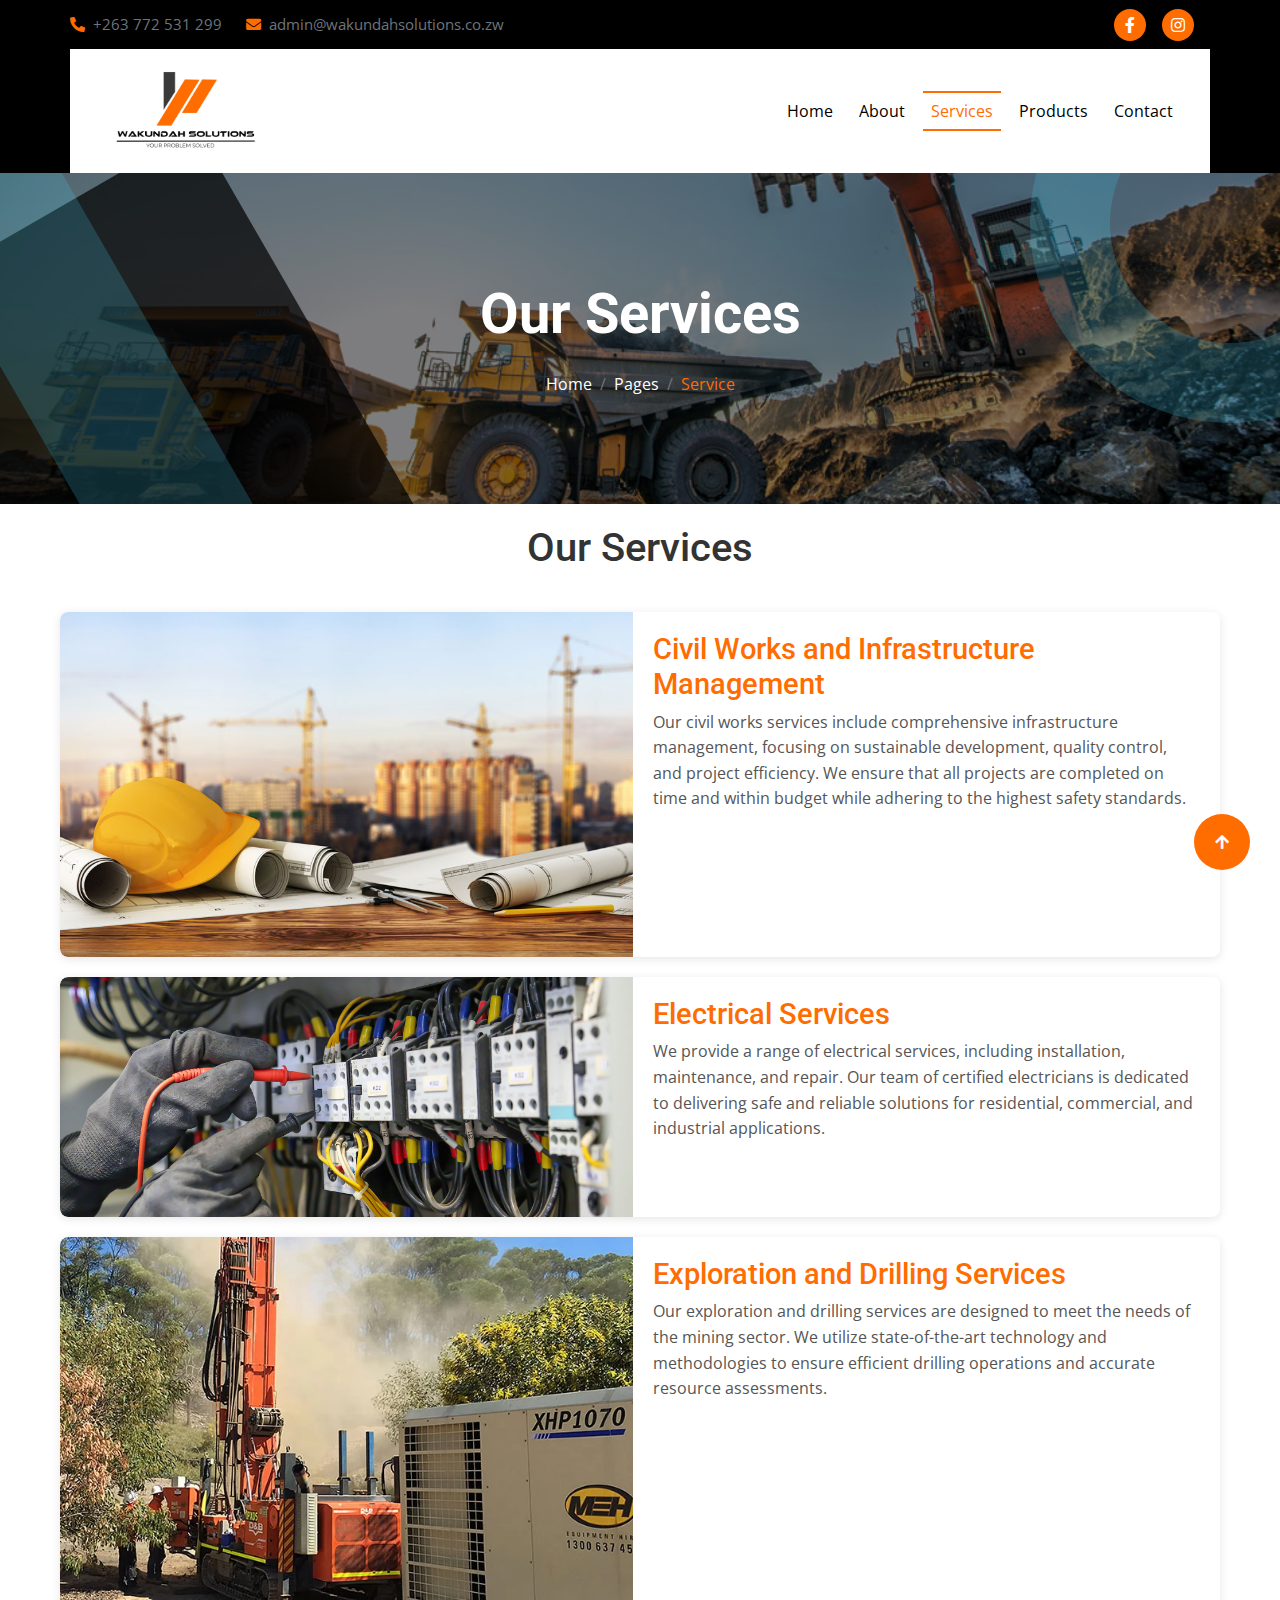
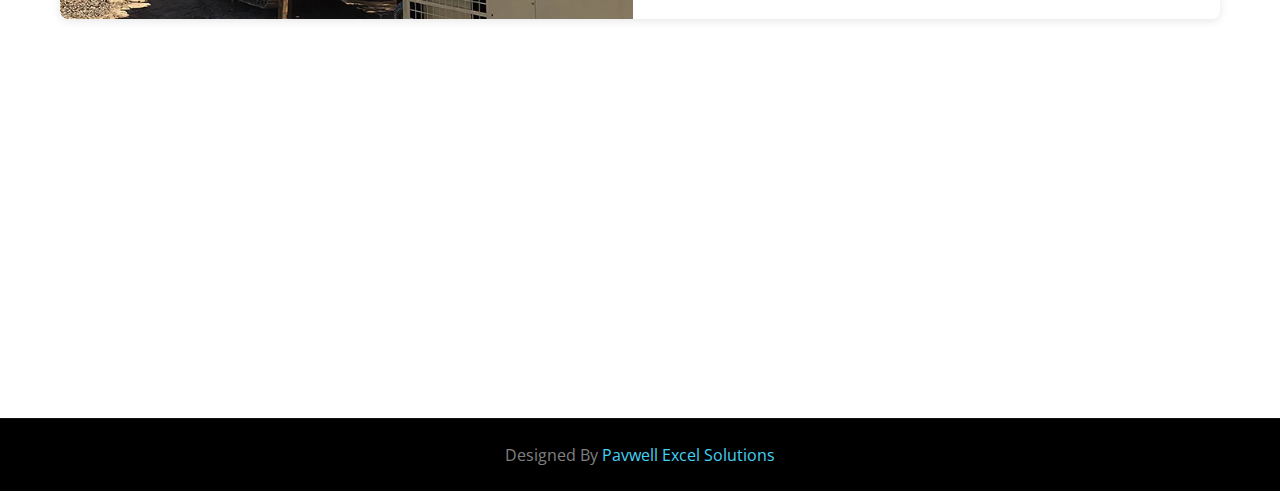
<file: service.html>
<!DOCTYPE html>
<html lang="en">

    <head>
        <meta charset="utf-8">
        <title>Wakundah Solutions</title>
        <meta content="width=device-width, initial-scale=1.0" name="viewport">
        <meta content="" name="keywords">
        <meta content="" name="description">

        <!-- Google Web Fonts -->
        <link rel="preconnect" href="https://fonts.googleapis.com">
        <link rel="preconnect" href="https://fonts.gstatic.com" crossorigin>
        <link href="https://fonts.googleapis.com/css2?family=Open+Sans:wght@400;500;600;700&family=Roboto:wght@400;500;700&display=swap" rel="stylesheet"> 

        <!-- Icon Font Stylesheet -->
        <link rel="stylesheet" href="https://use.fontawesome.com/releases/v5.15.4/css/all.css"/>
        <link href="https://cdn.jsdelivr.net/npm/bootstrap-icons@1.4.1/font/bootstrap-icons.css" rel="stylesheet">

        <!-- Libraries Stylesheet -->
        <link rel="stylesheet" href="https://cdnjs.cloudflare.com/ajax/libs/animate.css/4.1.1/animate.min.css"/>
        <link href="lib/animate/animate.min.css" rel="stylesheet">
        <link href="lib/owlcarousel/assets/owl.carousel.min.css" rel="stylesheet">
        <link href="lib/lightbox/css/lightbox.min.css" rel="stylesheet">


        <!-- Customized Bootstrap Stylesheet -->
        <link href="css/bootstrap.min.css" rel="stylesheet">

        <!-- Template Stylesheet -->
        <link href="css/style.css" rel="stylesheet">
    </head>

    <body>

        <!-- Spinner Start -->
        <div id="spinner" class="show bg-white position-fixed translate-middle w-100 vh-100 top-50 start-50 d-flex align-items-center justify-content-center">
            <div class="spinner-border text-primary" style="width: 3rem; height: 3rem;" role="status">
                <span class="sr-only">Loading...</span>
            </div>
        </div>
        <!-- Spinner End -->


      <!-- Topbar Start -->
    <div class="container-fluid topbar px-0 d-none d-lg-block">
      <div class="container px-0">
        <div class="row gx-0 align-items-center" style="height: 45px">
          <div class="col-lg-8 text-center text-lg-start mb-lg-0">
            <div class="d-flex flex-wrap">
              <!-- <a href="#" class="text-muted me-4"
                ><i class="fas fa-map-marker-alt text-primary me-2"></i>16 Bayswater Road, Highlands, Harare</a
              > -->
              <a href="#" class="text-muted me-4"
                ><i class="fas fa-phone-alt text-primary me-2"></i
                >+263 772 531 299</a
              >
              <a href="#" class="text-muted me-0"
                ><i class="fas fa-envelope text-primary me-2"></i
                >admin@wakundahsolutions.co.zw</a
              >
            </div>
          </div>
          <div class="col-lg-4 text-center text-lg-end">
            <div class="d-flex align-items-center justify-content-end">
              <a
                href="https://www.facebook.com/search/top/?q=wakundah%20solutions"
                class="btn btn-primary btn-square rounded-circle nav-fill me-3"
                ><i class="fab fa-facebook-f text-white"></i
              ></a>
              
              <a
                href="https://www.instagram.com/wakundah.solutions/"
                class="btn btn-primary btn-square rounded-circle nav-fill me-3"
                ><i class="fab fa-instagram text-white"></i
              ></a>
              
            </div>
          </div>
        </div>
      </div>
    </div>
    <!-- Topbar End-->

    <!-- Navbar & Hero Start -->
    <div class="container-fluid sticky-top px-0">
      <div
        class="position-absolute"
        style="left: 0; top: 0; width: 100%; height: 100%"
      ></div>
      <div class="container px-0">
        <nav class="navbar navbar-expand-lg navbar-dark bg-white py-3 px-4">
           <a href="index.html" class="navbar-brand">
            <img src="img/logo.png" style="max-width: 180px; width: auto; height: auto;" alt="Logo" />
        </a>
          <button
            class="navbar-toggler"
            type="button"
            data-bs-toggle="collapse"
            data-bs-target="#navbarCollapse"
          >
            <span class="fa fa-bars"></span>
          </button>
          <div class="collapse navbar-collapse" id="navbarCollapse">
            <div class="navbar-nav ms-auto py-0">
              <a href="index.html" class="nav-item nav-link">Home</a>
              <a href="about.html" class="nav-item nav-link">About</a>
              <a href="service.html" class="nav-item nav-link active">Services</a>
              <a href="products.html" class="nav-item nav-link">Products</a>
              <a href="contact.html" class="nav-item nav-link">Contact</a>
            </div>
            <!-- <div class="d-flex align-items-center flex-nowrap pt-xl-0">
              <button
                class="btn btn-primary btn-md-square mx-2"
                data-bs-toggle="modal"
                data-bs-target="#searchModal"
              >
                <i class="fas fa-search"></i>
              </button>
              <a
                href="#"
                class="btn btn-primary rounded-pill text-white py-2 px-4 ms-2 flex-wrap flex-sm-shrink-0"
                >Start Investa</a
              > -->
            </div>
          </div>
        </nav>
      </div>
    </div>
    <!-- Navbar & Hero End -->


        <!-- Header Start -->
        <div class="container-fluid bg-breadcrumb">
            <div class="bg-breadcrumb-single"></div>
            <div class="container text-center py-5" style="max-width: 900px;">
                <h4 class="text-white display-4 mb-4 wow fadeInDown" data-wow-delay="0.1s">Our Services</h4>
                <ol class="breadcrumb justify-content-center mb-0 wow fadeInDown" data-wow-delay="0.3s">
                    <li class="breadcrumb-item"><a href="index.html">Home</a></li>
                    <li class="breadcrumb-item"><a href="#">Pages</a></li>
                    <li class="breadcrumb-item active text-primary">Service</li>
                </ol>    
            </div>
        </div>
        <!-- Header End -->


     <!-- SERVICES -->
<div style="max-width: 1200px; margin: 0 auto; padding: 20px;">
    <h1 style="text-align: center; margin-bottom: 40px; font-size: 2.5em; color: #333;">Our Services</h1>

    <div style="display: flex; flex-direction: row; flex-wrap: wrap; background: white; border-radius: 8px; box-shadow: 0 2px 10px rgba(0, 0, 0, 0.1); margin-bottom: 20px; overflow: hidden;">
        <div style="flex: 1 1 300px; overflow: hidden;">
            <img src="img/Fotolia_98303431_Subscription_Monthly_M.jpg" alt="Civil Works and Infrastructure Management" style="width: 100%; height: auto; border-radius: 8px 0 0 8px; transition: transform 0.5s ease; cursor: pointer;" onmouseover="this.style.transform='scale(1.1)'" onmouseout="this.style.transform='scale(1)'">
        </div>
        <div style="flex: 2; padding: 20px;">
            <h2 style="margin-top: 0; font-size: 1.8em; color: #ff6c00;">Civil Works and Infrastructure Management</h2>
            <p style="color: #555; line-height: 1.6;">
                Our civil works services include comprehensive infrastructure management, focusing on sustainable development, quality control, and project efficiency. We ensure that all projects are completed on time and within budget while adhering to the highest safety standards.
            </p>
        </div>
    </div>

    <div style="display: flex; flex-direction: row; flex-wrap: wrap; background: white; border-radius: 8px; box-shadow: 0 2px 10px rgba(0, 0, 0, 0.1); margin-bottom: 20px; overflow: hidden;">
        <div style="flex: 1 1 300px; overflow: hidden;">
            <img src="img/Electrical-Service.jpg" alt="Electrical Services" style="width: 100%; height: auto; border-radius: 8px 0 0 8px; transition: transform 0.5s ease; cursor: pointer;" onmouseover="this.style.transform='scale(1.1)'" onmouseout="this.style.transform='scale(1)'">
        </div>
        <div style="flex: 2; padding: 20px;">
            <h2 style="margin-top: 0; font-size: 1.8em; color: #ff6c00;">Electrical Services</h2>
            <p style="color: #555; line-height: 1.6;">
                We provide a range of electrical services, including installation, maintenance, and repair. Our team of certified electricians is dedicated to delivering safe and reliable solutions for residential, commercial, and industrial applications.
            </p>
        </div>
    </div>

    <div style="display: flex; flex-direction: row; flex-wrap: wrap; background: white; border-radius: 8px; box-shadow: 0 2px 10px rgba(0, 0, 0, 0.1); margin-bottom: 20px; overflow: hidden;">
        <div style="flex: 1 1 300px; overflow: hidden;">
            <img src="img/bg-drilling-services-mineral-drilling.jpg" alt="Exploration and Drilling Services" style="width: 100%; height: auto; border-radius: 8px 0 0 8px; transition: transform 0.5s ease; cursor: pointer;" onmouseover="this.style.transform='scale(1.1)'" onmouseout="this.style.transform='scale(1)'">
        </div>
        <div style="flex: 2; padding: 20px;">
            <h2 style="margin-top: 0; font-size: 1.8em; color: #ff6c00;">Exploration and Drilling Services</h2>
            <p style="color: #555; line-height: 1.6;">
                Our exploration and drilling services are designed to meet the needs of the mining sector. We utilize state-of-the-art technology and methodologies to ensure efficient drilling operations and accurate resource assessments.
            </p>
        </div>
    </div>
</div>

       <!-- Footer Start -->
<div class="container-fluid footer py-5 wow fadeIn" data-wow-delay="0.2s" style="display: flex; flex-wrap: wrap; justify-content: space-between; padding: 20px;">
  <div class="footer-item" style="flex: 1; min-width: 250px; padding: 0 20px; box-sizing: border-box;">
    <h4 class="text-white mb-4">WAKUNDAH SOLUTIONS</h4>
    <p class="mb-3">
      We offer service excellence, high quality products and solutions that guarantee our clients carry out their tasks on time and on budget.
    </p>
  </div>
  <div class="footer-item" style="flex: 1; min-width: 250px; padding: 0 20px; box-sizing: border-box;">
    <h4 class="text-white mb-4">Explore</h4>
    <a href="index.html"><i class="fas fa-angle-right me-2"></i> Home</a><br>
    <a href="service.html"><i class="fas fa-angle-right me-2"></i> Services</a><br>
    <a href="about.html"><i class="fas fa-angle-right me-2"></i> About Us</a><br>
    <a href="products.html"><i class="fas fa-angle-right me-2"></i> Products</a><br>
    <a href="contact.html"><i class="fas fa-angle-right me-2"></i> Contact Us</a>
  </div>
  <div class="footer-item" style="flex: 1; min-width: 250px; padding: 0 20px; box-sizing: border-box;">
    <h4 class="text-white mb-4">Contact Info</h4>
        <!-- <a href="#"
          ><i class="fa fa-map-marker-alt me-2"></i> 16 Bayswater Road,
          Highlands, Harare</a
        ><br /> -->
        <a href="#" style="font-size: 14px"
          ><i class="fas fa-envelope me-2"></i>
          takundah@wakundahsolutions.co.zw
          <span>admin@wakundahsolutions.co.zw</span>
          <span>businessdevelopment@wakundahsolutions.co.zw</span></a
        ><br />
        <a href="#"><i class="fas fa-phone me-2"></i> +263 772 531 299</a><br />
        <a href="#" class="mb-3"
          ><i class="fab fa-whatsapp"></i> +263 715 011 468</a
        >
      </div>
  <div class="footer-item" style="flex: 1; min-width: 250px; padding: 0 20px; box-sizing: border-box;">
    <h4 class="text-white mb-4">What we Offer</h4>
    <p class="text-uppercase text-primary mb-2">Industrial Material Supply</p>
    <p class="text-uppercase text-primary mb-2">Engineering Works</p>
    <p class="text-uppercase text-primary mb-2">Business Solutions</p>
  </div>
</div>
<!-- Footer End -->

    <!-- Copyright Start -->
    <div class="container-fluid copyright py-4">
      <div class="container">
        <div class="row g-8 align-items-center">
          <div class="text-center  text-body">
            Designed By
             <a href="https://pavwellexcelsolutions.co.zw/" style="text-align: center;">Pavwell Excel Solutions</a>
          </div>
        </div>
      </div>
    </div>
    <!-- Copyright End -->

        <!-- Back to Top -->
        <a href="#" class="btn btn-primary btn-lg-square back-to-top"><i class="fa fa-arrow-up"></i></a>   

        
    <!-- JavaScript Libraries -->
    <script src="https://ajax.googleapis.com/ajax/libs/jquery/3.6.4/jquery.min.js"></script>
    <script src="https://cdn.jsdelivr.net/npm/bootstrap@5.0.0/dist/js/bootstrap.bundle.min.js"></script>
    <script src="lib/wow/wow.min.js"></script>
    <script src="lib/easing/easing.min.js"></script>
    <script src="lib/waypoints/waypoints.min.js"></script>
    <script src="lib/counterup/counterup.min.js"></script>
    <script src="lib/owlcarousel/owl.carousel.min.js"></script>
    <script src="lib/lightbox/js/lightbox.min.js"></script>
    

    <!-- Template Javascript -->
    <script src="js/main.js"></script>
    </body>

</html>
</file>
<file: css/style.css>
/*** Spinner Start ***/
/*** Spinner ***/
#spinner {
  opacity: 0;
  visibility: hidden;
  transition: opacity 0.5s ease-out, visibility 0s linear 0.5s;
  z-index: 99999;
}

#spinner.show {
  transition: opacity 0.5s ease-out, visibility 0s linear 0s;
  visibility: visible;
  opacity: 1;
}
/*** Spinner End ***/

.back-to-top {
  position: fixed;
  right: 30px;
  bottom: 30px;
  display: flex;
  width: 45px;
  height: 45px;
  align-items: center;
  justify-content: center;
  transition: 0.5s;
  z-index: 99;
}

/*** Button Start ***/
.btn {
  font-weight: 600;
  transition: 0.5s;
}

.btn-square {
  width: 32px;
  height: 32px;
}

.btn-sm-square {
  width: 34px;
  height: 34px;
}

.btn-md-square {
  width: 44px;
  height: 44px;
}

.btn-lg-square {
  width: 56px;
  height: 56px;
}

.btn-xl-square {
  width: 66px;
  height: 66px;
}

.btn-square,
.btn-sm-square,
.btn-md-square,
.btn-lg-square,
.btn-xl-square {
  padding: 0;
  display: flex;
  align-items: center;
  justify-content: center;
  font-weight: normal;
  border-radius: 50%;
}

.btn.btn-primary {
  background: #ff6c00 !important;
  color: var(--bs-white) !important;
  font-family: "Roboto", sans-serif;
  border: none;
  font-weight: 400;
  transition: 0.5s;
}

.btn.btn-primary:hover {
  background: black !important;
  color: #ff6c00 !important;
}

.btn.btn-dark {
  background: black !important;
  color: var(--bs-white) !important;
  font-family: "Roboto", sans-serif;
  border: none;
  font-weight: 400;
  transition: 0.5s;
}

.btn.btn-dark:hover {
  background: var(--bs-white) !important;
  color: black !important;
}

.btn.btn-light {
  background: #ff6c00 !important;
  color: var(--bs-white) !important;
  font-family: "Roboto", sans-serif;
  border: none;
  font-weight: 400;
  transition: 0.5s;
}

.btn.btn-light:hover {
  background: var(--bs-white) !important;
  color: black !important;
}
/*** Topbar Start ***/
.topbar {
  font-size: 15px;
  padding: 2px 10px 2px 20px;
  background: black !important;
}

@media (max-width: 768px) {
  .topbar {
    display: none;
  }
}
/*** Topbar End ***/

/*** Navbar ***/
.sticky-top,
.sticky-top .container {
  transition: 0.5s !important;
  background-color: black;
}

.navbar .navbar-nav .nav-item.nav-link,
.navbar .navbar-nav .nav-link {
  color: black !important;
}

.navbar .navbar-nav .nav-item {
  position: relative;
  margin: 0 5px !important;
}

.navbar .navbar-nav .nav-item::before,
.navbar .navbar-nav .nav-item::after {
  position: absolute;
  content: "";
  width: 0;
  height: 0;
  border: 0px solid #ff6c00;
  transition: 0.5s;
}

.navbar .navbar-nav .nav-item::before {
  top: 0;
  left: 0;
}
.navbar .navbar-nav .nav-item::after {
  bottom: 0;
  right: 0;
}

.navbar .navbar-nav .nav-item:hover::after,
.navbar .navbar-nav .nav-item:hover::before,
.navbar .navbar-nav .nav-item.active::after,
.navbar .navbar-nav .nav-item.active::before {
  width: 100%;
  border-width: 1px;
}

.navbar .navbar-nav .nav-link:hover,
.navbar .navbar-nav .nav-link.active,
.sticky-top .navbar .navbar-nav .nav-link:hover,
.sticky-top .navbar .navbar-nav .nav-link.active {
  color: #ff6c00 !important;
}

.navbar .dropdown-toggle::after {
  border: none;
  content: "\f107" !important;
  font-family: "Font Awesome 5 Free";
  font-weight: 600;
  vertical-align: middle;
}

@media (min-width: 1200px) {
  .navbar .nav-item .dropdown-menu {
    display: block;
    visibility: hidden;
    top: 100%;
    transform: rotateX(-75deg);
    transform-origin: 0% 0%;
    border: 0;
    border-radius: 10px;
    margin-top: 20px !important;
    transition: 0.5s;
    opacity: 0;
    z-index: 9;
  }
}

@media (max-width: 1200px) {
  .navbar .nav-item .dropdown-menu {
    margin-top: 15px !important;
    transition: 0.5s;
  }
}

@media (max-width: 991px) {
  .navbar .navbar-nav .nav-item.nav-link {
    margin: 15px 0 !important;
  }
}

.dropdown .dropdown-menu a:hover {
  background: #ff6c00 !important;
  color: var(--bs-white);
}

.navbar .nav-item:hover .dropdown-menu {
  transform: rotateX(0deg);
  visibility: visible;
  background: #ff6c00 !important;
  margin-top: 20px !important;
  transition: 0.5s;
  opacity: 1;
}

.navbar .navbar-toggler {
  padding: 8px 15px;
  color: black;
  background: #ff6c00;
}

#searchModal .modal-content {
  background: rgba(250, 250, 250, 0.6);
}
/*** Navbar End ***/

/*** Carousel Header Start ***/
.header-carousel .header-carousel-item {
  position: relative;
  overflow: hidden;
  z-index: 1;
}

.owl-prev,
.owl-next {
  position: absolute;
  width: 60px;
  height: 60px;
  top: 50%;
  transform: translateY(-50%);
  padding: 20px 20px;
  border-radius: 40px;
  background: #ff6c00;
  color: var(--bs-white);
  display: flex;
  align-items: center;
  justify-content: center;
  transition: 0.5s;
}

.owl-prev {
  left: 30px;
}

.owl-next {
  right: 30px;
}

.owl-prev:hover,
.owl-next:hover {
  background: black !important;
  color: var(--bs-white) !important;
}

.header-carousel .header-carousel-item-img-1,
.header-carousel .header-carousel-item-img-2,
.header-carousel .header-carousel-item-img-3 {
  position: relative;
  overflow: hidden;
}

.header-carousel .header-carousel-item-img-1::before,
.header-carousel .header-carousel-item-img-2::before,
.header-carousel .header-carousel-item-img-3::before {
  content: "";
  position: absolute;
  width: 600px;
  height: 600px;
  top: -300px;
  right: -300px;
  border-radius: 300px;
  border: 100px solid rgba(68, 210, 246, 0.2);
  animation: RotateMoveCircle 10s linear infinite;
  background: transparent;
  z-index: 2 !important;
}

@keyframes RotateMoveCircle {
  0% {
    top: -400px;
  }
  50% {
    right: -200px;
  }
  75% {
    top: -200px;
  }
  100% {
    top: -400px;
  }
}

.header-carousel .header-carousel-item-img-1::after,
.header-carousel .header-carousel-item-img-2::after,
.header-carousel .header-carousel-item-img-3::after {
  content: "";
  position: absolute;
  width: 150px;
  height: 1200px;
  top: -150px;
  left: 70px;
  transform: rotate(-30deg);
  background: rgba(68, 210, 246, 0.2);
  animation: RotateMoveRight 5s linear infinite;
  z-index: 2 !important;
}

@keyframes RotateMoveRight {
  0% {
    left: 0px;
  }
  50% {
    left: 70px;
  }
  100% {
    left: 0px;
  }
}

.header-carousel .header-carousel-item::before {
  content: "";
  position: absolute;
  width: 300px;
  height: 1200px;
  top: -150px;
  left: -265px;
  transform: rotate(-30deg);
  background: black;
  animation: RotateMoveLeft 5s linear infinite;
  opacity: 0.7;
  z-index: 2 !important;
}

@keyframes RotateMoveLeft {
  0% {
    left: -240px;
  }
  50% {
    left: -300px;
  }
  100% {
    left: -240px;
  }
}

.header-carousel .header-carousel-item::after {
  content: "";
  position: absolute;
  width: 100%;
  height: 100%;
  top: 0;
  left: 0;
  background: rgba(0, 0, 0, 0.5);
  z-index: 2 !important;
}

.header-carousel .header-carousel-item .carousel-caption {
  position: absolute;
  width: 80%;
  height: 100%;
  top: 0;
  left: 50%;
  transform: translateX(-50%);
  display: flex;
  flex-direction: column;
  justify-content: center;
  z-index: 9;
}

@media (max-width: 992px) {
  .header-carousel .header-carousel-item .carousel-caption {
    width: 100% !important;
    margin-left: 0 !important;
    padding: 0 10px;
  }
  .header-carousel-item img {
    height: 700px;
    object-fit: cover;
  }

  .owl-prev,
  .owl-next {
    top: 40px !important;
  }

  .owl-prev {
    left: 65%;
  }
}
/*** Header Carousel End ***/

/*** Single Page Hero Header Start ***/
.bg-breadcrumb {
  position: relative;
  overflow: hidden;
  background: linear-gradient(rgba(0, 0, 0, 0.5), rgba(0, 0, 0, 0.5)),
    url(../img/Minning\ Blog.jpg);
  background-position: center center;
  background-repeat: no-repeat;
  background-size: cover;
  padding: 60px 0 60px 0;
}

.bg-breadcrumb .breadcrumb-item a {
  color: var(--bs-white) !important;
}

.bg-breadcrumb .bg-breadcrumb-single {
  position: absolute;
  width: 500px;
  height: 1200px;
  top: 0px;
  left: 0;
  margin-left: 30px;
  transform: rotate(-30deg);
  background: black;
  animation: RotateMoveLeft 5s linear infinite;
  opacity: 0.7;
  z-index: 2 !important;
}

.bg-breadcrumb::before {
  content: "";
  position: absolute;
  width: 400px;
  height: 400px;
  top: -150px;
  right: -150px;
  border-radius: 200px;
  border: 80px solid rgba(68, 210, 246, 0.2);
  animation: RotateMoveCircle 10s linear infinite;
  background: transparent;
  z-index: 2 !important;
}

@keyframes RotateMoveCircle {
  0% {
    top: -200px;
  }
  50% {
    right: -100px;
  }
  75% {
    top: -100px;
  }
  100% {
    top: -200px;
  }
}

.bg-breadcrumb::after {
  content: "";
  position: absolute;
  width: 150px;
  height: 1200px;
  top: -150px;
  left: 0;
  margin-left: 160px;
  transform: rotate(-30deg);
  background: rgba(68, 210, 246, 0.2);
  animation: RotateMoveRight 5s linear infinite;
  z-index: 2 !important;
}
/*** Single Page Hero Header End ***/

/*** About Start ***/
.about .text {
  position: relative;
}

.about .text::after {
  content: "";
  width: 4px;
  height: 100%;
  position: absolute;
  top: 0;
  left: 0;
  background: #ff6c00;
}
/*** About End ***/

/*** Service Start ***/
.service .service-item {
  box-shadow: 0 0 45px rgba(0, 0, 0, 0.3);
}

.service .service-item .service-img {
  position: relative;
  overflow: hidden;
  border-top-left-radius: 10px;
  border-top-right-radius: 10px;
}

.service .service-item .service-img img {
  transition: 0.5s;
}

.service .service-item:hover .service-img img {
  transform: scale(1.2);
}

.service .service-item .service-img::after {
  content: "";
  width: 0;
  height: 0;
  position: absolute;
  top: 0;
  right: 0;
  border-top-left-radius: 10px;
  border-top-right-radius: 10px;
  background: rgba(68, 210, 246, 0.4);
  transition: 0.5s;
}

.service .service-item:hover .service-img::after {
  width: 100% !important;
  height: 100% !important;
}

.service .service-item .service-content {
  position: relative;
}

.service .service-item .service-content::after {
  content: "";
  width: 0;
  height: 0;
  position: absolute;
  bottom: 0;
  left: 0;
  border-bottom-left-radius: 10px;
  border-bottom-right-radius: 10px;
  background: black;
  transition: 0.5s;
  z-index: 1;
}

.service .service-item:hover .service-content::after {
  width: 100% !important;
  height: 100% !important;
}

.service .service-item .service-content .service-content-inner {
  transition: 0.5s;
}

.service .service-item:hover .service-content .service-content-inner {
  position: relative;
  color: var(--bs-white) !important;
  transition: 0.5s;
  z-index: 2;
}

.service .service-item:hover .service-content .service-content-inner a.h4 {
  color: var(--bs-white) !important;
  transition: 0.5s;
}

.service
  .service-item:hover
  .service-content
  .service-content-inner
  a.h4:hover {
  color: #ff6c00 !important;
}
/*** Service End ***/

/*** Project Start ***/
.project .project-carousel.owl-carousel {
  height: 100%;
}

.project .project-carousel .project-item {
  position: relative;
  overflow: hidden;
}

.project .project-carousel .project-item .project-img {
  position: relative;
  overflow: hidden;
  border-radius: 10px;
}

.project .project-carousel .project-item .project-img::after {
  content: "";
  width: 100%;
  height: 0;
  position: absolute;
  top: 0;
  left: 0;
  border-radius: 10px;
  background: rgba(68, 210, 246, 0.4);
  transition: 0.5s;
}

.project .project-carousel .project-item:hover .project-img::after {
  height: 100%;
}

.project .project-carousel .project-item .project-img img {
  transition: 0.5s;
}

.project .project-carousel .project-item:hover .project-img img {
  transform: scale(1.2);
}

.project .project-carousel .project-item .project-content {
  position: relative;
  width: 75%;
  height: 100%;
  bottom: 50%;
  left: 50%;
  transform: translate(-50%, -50%);
  box-shadow: 0 0 45px rgba(0, 0, 0, 0.08);
}

.project .project-carousel .project-item .project-content::after {
  content: "";
  position: absolute;
  width: 100%;
  height: 0;
  bottom: 0;
  left: 0;
  border-radius: 10px !important;
  background: black;
  transition: 0.5s;
}

.project
  .project-carousel
  .project-item
  .project-content
  .project-content-inner {
  position: relative;
  z-index: 2;
}

.project
  .project-carousel
  .project-item:hover
  .project-content
  .project-content-inner
  p,
.project
  .project-carousel
  .project-item:hover
  .project-content
  .project-content-inner
  a.h4,
.project
  .project-carousel
  .project-item:hover
  .project-content
  .project-content-inner
  .project-icon
  i {
  color: var(--bs-white) !important;
  transition: 0.5s;
}

.project
  .project-carousel
  .project-item:hover
  .project-content
  .project-content-inner
  a.h4:hover {
  color: #ff6c00 !important;
}

.project .project-carousel .project-item:hover .project-content::after {
  height: 100%;
}

.project-carousel .owl-dots {
  position: absolute;
  width: 100%;
  height: 40px;
  display: flex;
  align-items: center;
  justify-content: center;
  margin-top: -120px;
  transition: 0.5s;
}

.project-carousel .owl-dots .owl-dot {
  width: 20px;
  height: 20px;
  border-radius: 20px;
  margin-right: 15px;
  background: black;
  transition: 0.5s;
}

.project-carousel .owl-dots .owl-dot.active {
  width: 30px;
  height: 30px;
  border-radius: 40px;
  border: 8px solid #ff6c00;
}
/*** Project End ***/

/*** Blog Start ***/
.blog .blog-item .project-img {
  position: relative;
  overflow: hidden;
  border-radius: 10px;
  transition: 0.5s;
}

.blog .blog-item .project-img .blog-plus-icon {
  position: absolute;
  width: 100%;
  height: 100%;
  top: 0;
  left: 0;
  border-radius: 10px;
  display: flex;
  align-items: center;
  justify-content: center;
  text-align: center;
  background: rgba(68, 210, 246, 0.2);
  transition: 0.5s;
  opacity: 0;
}

.blog .blog-item:hover .project-img .blog-plus-icon {
  opacity: 1;
}

.blog .blog-item .project-img img {
  transition: 0.5s;
}

.blog .blog-item:hover .project-img img {
  transform: scale(1.3);
}

/*** Blog End ***/

/*** Team Start ***/
.team .team-item {
  position: relative;
  overflow: hidden;
  border: 1px solid black;
  transition: 0.5s;
}

.team .team-item:hover {
  border: none !important;
}

.team .team-item::after {
  content: "";
  width: 0;
  height: 0;
  position: absolute;
  top: 0;
  left: 0;
  border-radius: 10px;
  border: 1px solid;
  border-color: #ff6c00transparent transparent #ff6c00 !important;
  z-index: 5;
  transition: 1s;
  opacity: 0;
}

.team .team-item::before {
  content: "";
  width: 0;
  height: 0;
  position: absolute;
  bottom: 0;
  right: 0;
  border-radius: 10px;
  border: 1px solid;
  border-color: transparent #ff6c00 !important;
  z-index: 5;
  transition: 1s;
  opacity: 0;
}

.team .team-item:hover:after,
.team .team-item:hover::before {
  width: 100% !important;
  height: 100% !important;
  opacity: 1;
}

.team .team-item .team-img {
  position: relative;
  overflow: hidden;
}

.team .team-item .team-img::after {
  content: "";
  width: 100%;
  height: 0;
  position: absolute;
  top: 0;
  left: 0;
  border-top-left-radius: 10px;
  border-top-right-radius: 10px;
  background: rgba(68, 210, 246, 0.2);
  transition: 0.5s;
}

.team .team-item:hover .team-img::after {
  height: 100%;
}

.team .team-item .team-img .team-icon {
  position: absolute;
  top: 15px;
  right: 15px;
  z-index: 8;
  transition: 0.5s;
}

.team .team-item .team-img .team-icon .team-icon-share {
  position: relative;
  margin-top: -200px;
  transition: 0.5s;
  z-index: 9;
}

.team .team-item:hover .team-img .team-icon .team-icon-share {
  margin-top: 0 !important;
}

.team .team-item .team-content {
  position: relative;
}

.team .team-item .team-content::after {
  content: "";
  width: 0;
  height: 0;
  position: absolute;
  top: 0;
  left: 0;
  background: #ff6c00 !important;
  transition: 0.5s;
}

.team .team-item .team-content::before {
  content: "";
  width: 0;
  height: 0;
  position: absolute;
  bottom: 0;
  right: 0;
  border-bottom-left-radius: 10px;
  border-bottom-right-radius: 10px;
  background: #ff6c00 !important;
  transition: 0.5s;
}

.team .team-item:hover .team-content::after,
.team .team-item:hover .team-content::before {
  width: 100% !important;
  height: 50% !important;
}

.team .team-item:hover .team-content .team-content-inner {
  position: relative;
  color: var(--bs-white);
  z-index: 2;
}

.team .team-item .team-content .team-content-inner h4,
.team .team-item .team-content .team-content-inner p {
  transition: 0.5s;
}

.team .team-item:hover .team-content .team-content-inner p {
  color: var(--bs-white) !important;
}

.team .team-item:hover .team-content .team-content-inner h4 {
  color: black !important;
}
/*** Team End ***/

/*** Testimonial Start ***/
.testimonial .testimonial-carousel {
  position: relative;
}

.testimonial .testimonial-carousel .owl-dots {
  margin-top: 30px;
  display: flex;
  align-items: center;
  justify-content: center;
}

.testimonial .testimonial-carousel .owl-dot {
  position: relative;
  display: inline-block;
  margin: 0 5px;
  width: 15px;
  height: 15px;
  background: #ff6c00;
  border: 1px solid #ff6c00;
  border-radius: 10px;
  transition: 0.5s;
}

.testimonial .testimonial-carousel .owl-dot.active {
  width: 40px;
  background: #ff6c00;
}
/*** Testimonial End ***/

/*** FAQ'S Start ***/
.faq {
  position: relative;
  overflow: hidden;
}

.faq::after {
  content: "";
  width: 100%;
  height: 100%;
  position: absolute;
  top: 0;
  right: 0;
  background-image: url(../img/bg.png);
  object-fit: cover;
  z-index: -1;
}

.faq .faq-img {
  position: relative;
}

.faq .faq-img .faq-btn {
  position: absolute;
  bottom: 20px;
  right: 20px;
}

/*** FAQ'S End ***/

/*** Footer Start ***/
.footer {
  background: black;
}
.footer .footer-item a {
  line-height: 35px;
  color: var(--bs-body);
  transition: 0.5s;
}

.footer .footer-item p {
  line-height: 35px;
}

.footer .footer-item a:hover {
  letter-spacing: 1px;
  color: #ff6c00;
}

.footer .footer-item-post a {
  transition: 0.5s;
}

.footer .footer-item-post a:hover {
  color: #ff6c00 !important;
}

.footer .footer-item-post .footer-btn a {
  transition: 0.5s;
}

.footer .footer-item-post .footer-btn a:hover {
  color: black;
}
/*** Footer End ***/

/*** copyright Start ***/
.copyright {
  border-top: 1px solid rgba(255, 255, 255, 0.08);
  background: black !important;
}
/*** copyright end ***/
</file>
